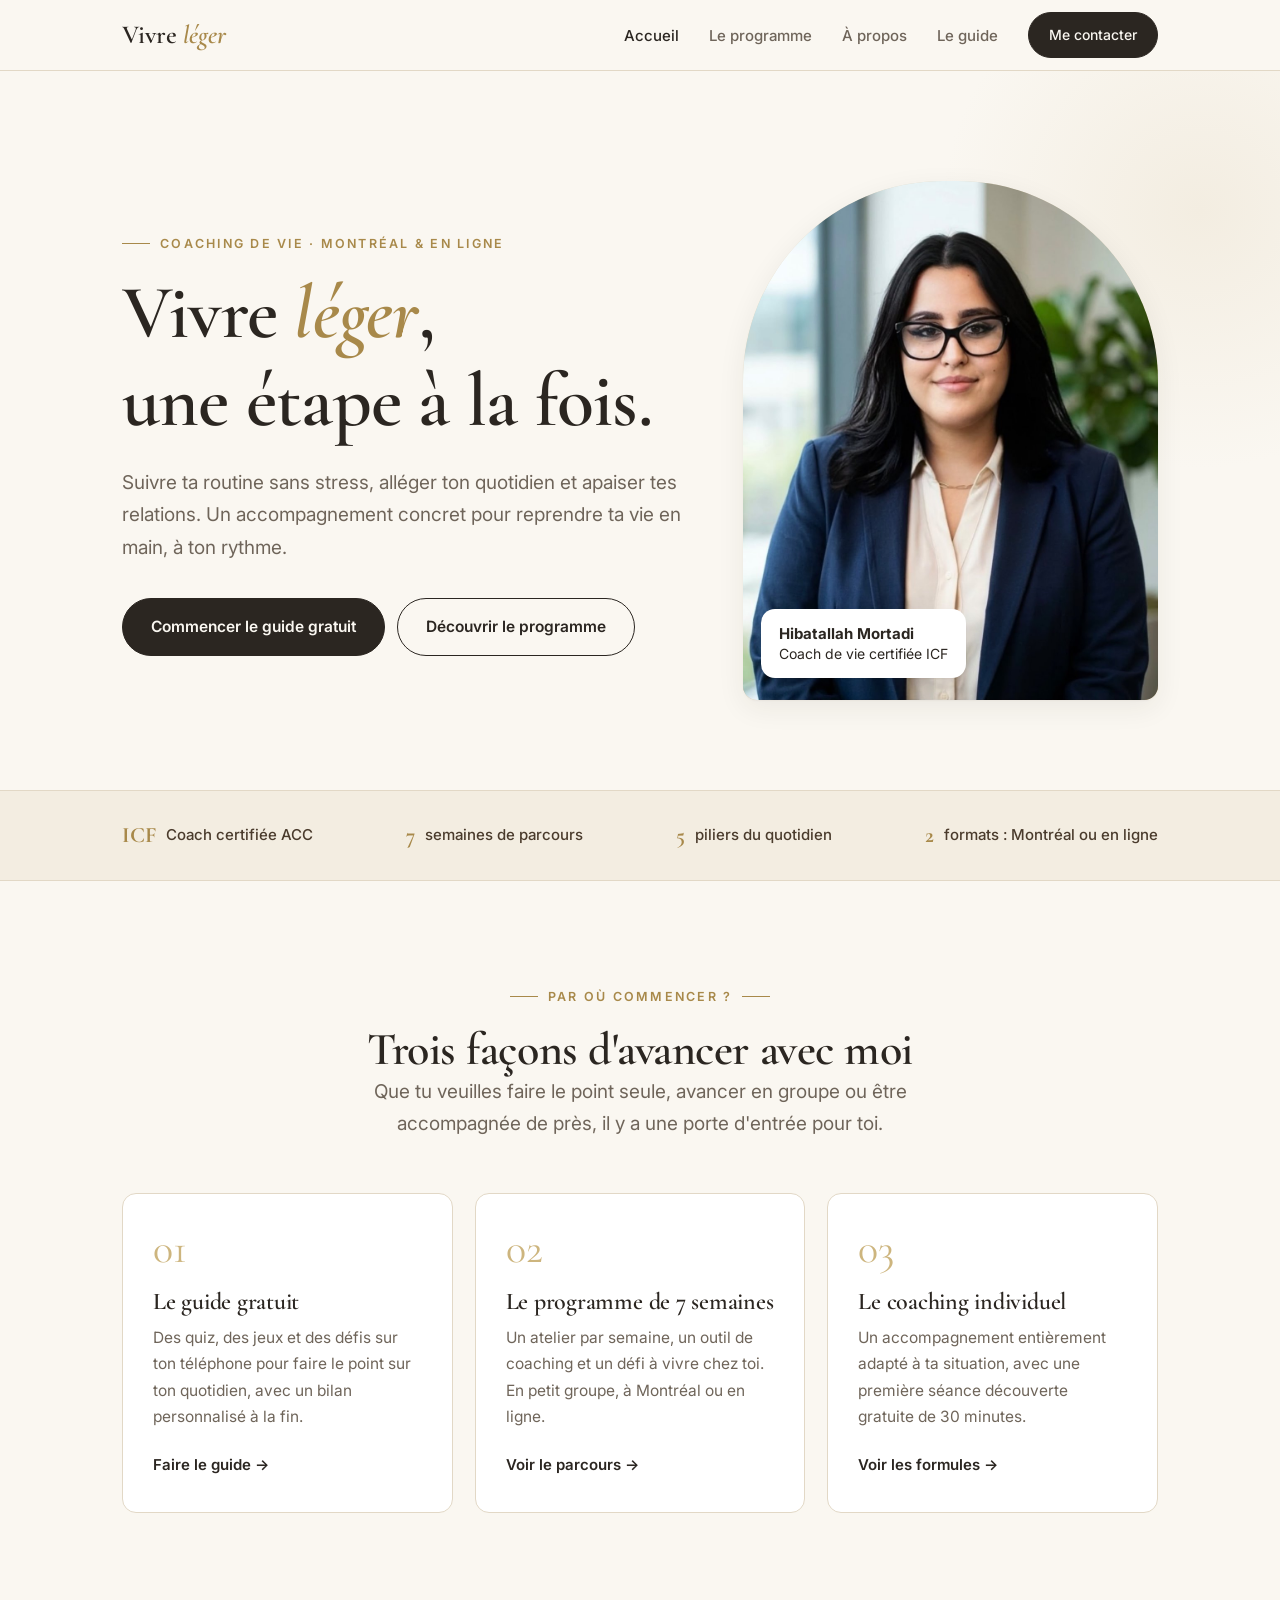
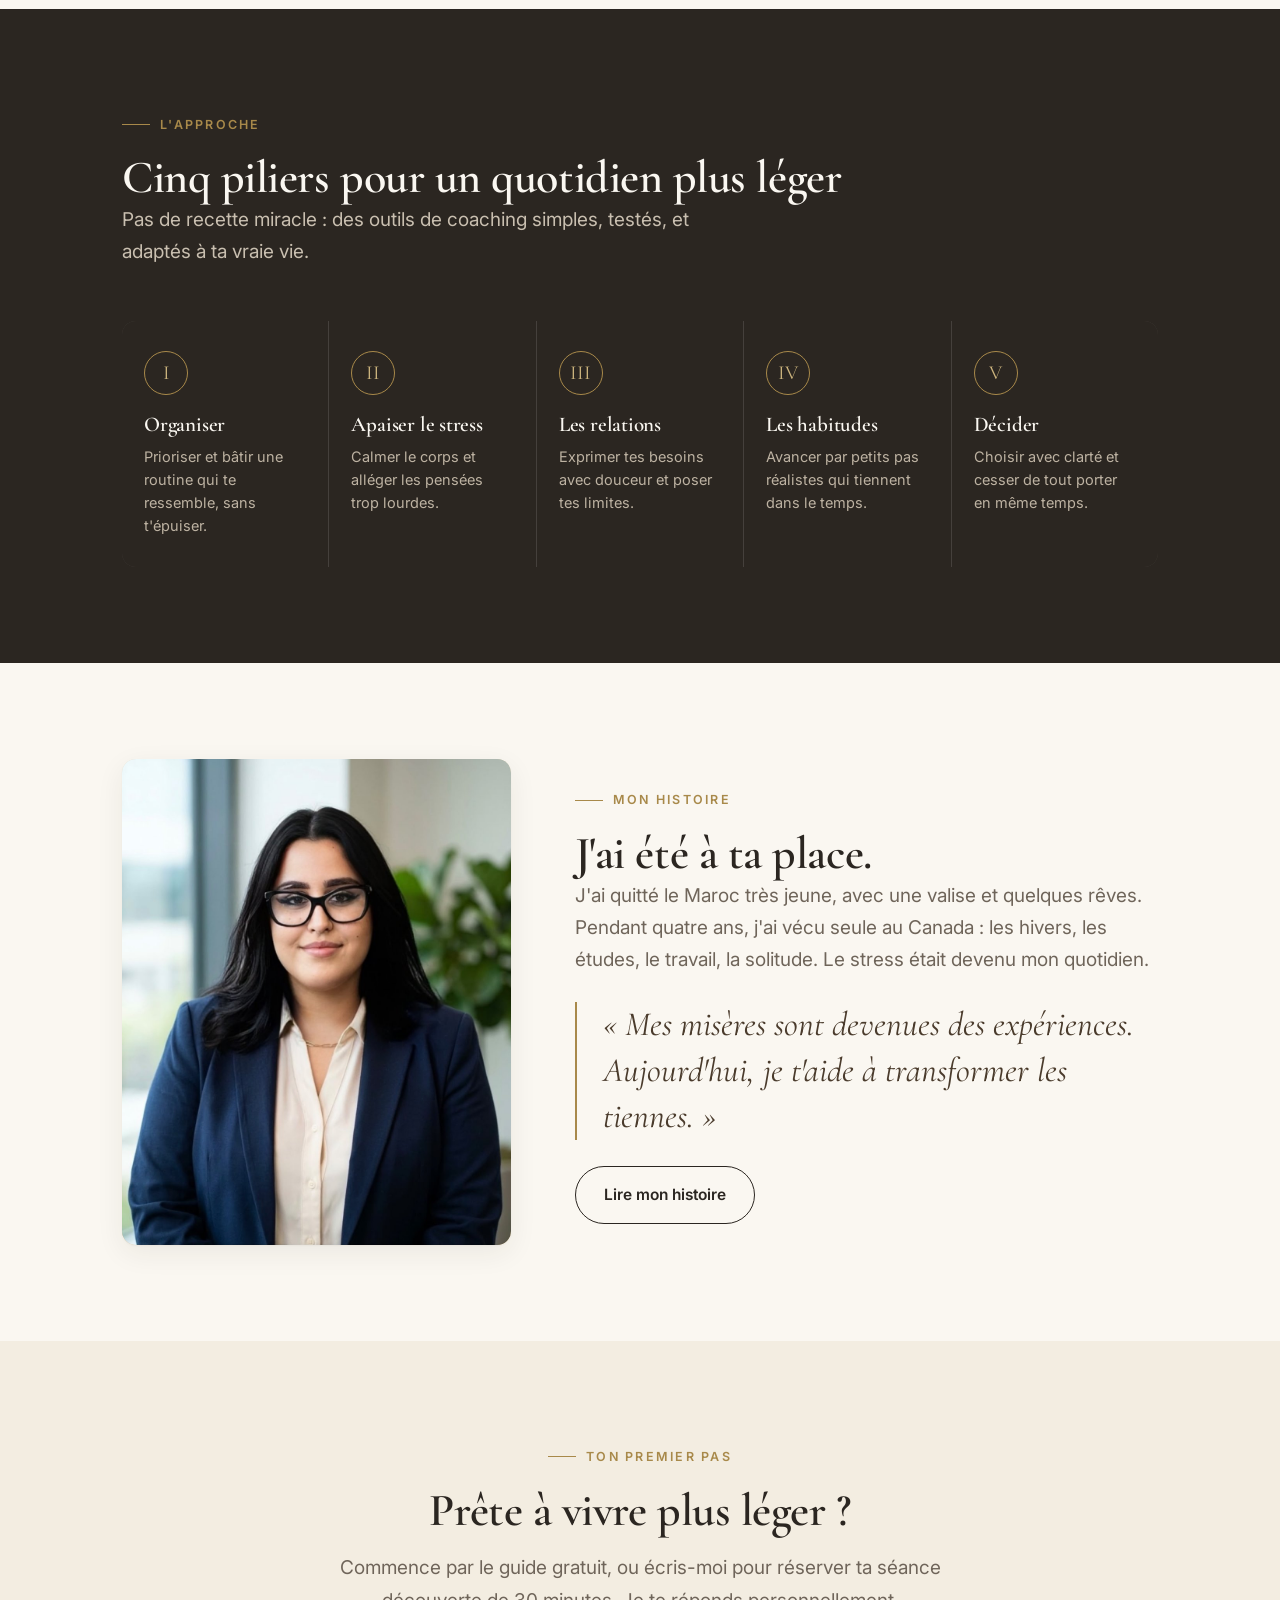
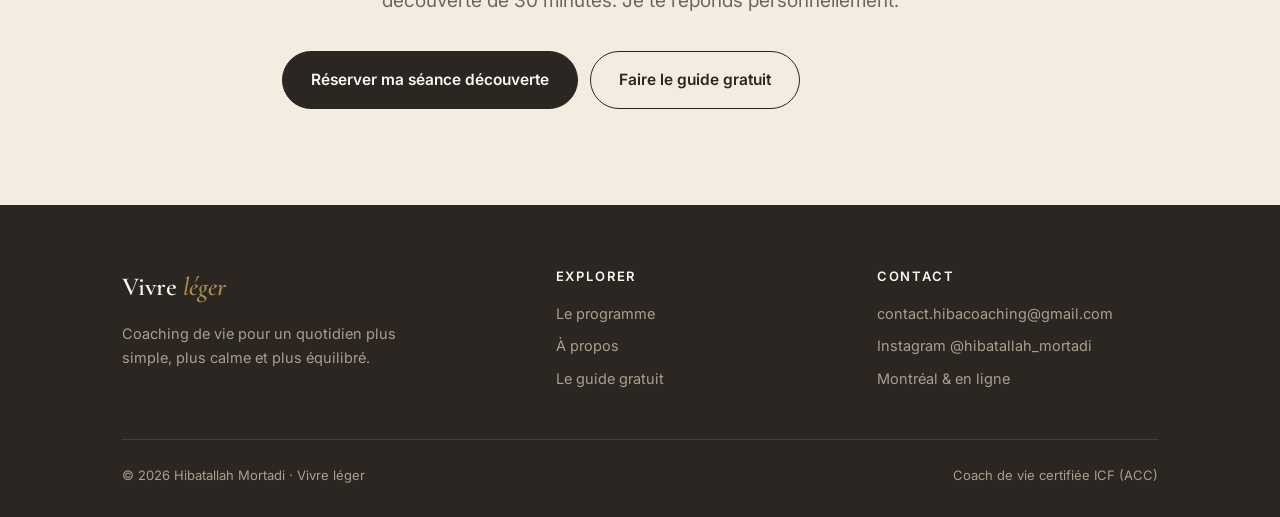
<file: index.html>
<!doctype html><html><head><meta charset=utf8><meta name=viewport content="width=device-width,initial-scale=1,viewport-fit=cover"><style>:root{color-scheme:light;box-sizing:border-box;padding-top:env(safe-area-inset-top,0px);padding-bottom:env(safe-area-inset-bottom,0px)}html{scroll-padding-top:env(safe-area-inset-top,0px)}body{margin:0;padding:0;font:14px -apple-system,BlinkMacSystemFont,sans-serif;background:#fff;color:#000}img{max-width:100%}[hidden]:not([hidden=until-found i]){display:none!important}</style></head><body>
<title>Aperçu Vivre léger</title>
<link rel="preconnect" href="https://fonts.googleapis.com">
<link href="https://fonts.googleapis.com/css2?family=Cormorant+Garamond:ital,wght@0,500;0,600;1,500;1,600&family=Inter:wght@400;500;600&display=swap" rel="stylesheet">
<link rel="stylesheet" href="style.css">


<nav class="nav">
  <div class="conteneur">
    <a class="logo" href="index.html">Vivre <span>léger</span></a>
    <button class="burger" aria-label="Menu">☰</button>
    <ul class="liens">
      <li><a class="actif" href="index.html">Accueil</a></li>
      <li><a href="programme.html">Le programme</a></li>
      <li><a href="a-propos.html">À propos</a></li>
      <li><a href="guide.html">Le guide</a></li>
      <li><a class="btn petit" href="#contact">Me contacter</a></li>
    </ul>
  </div>
</nav>

<!-- Héros -->
<header class="heros">
  <div class="conteneur heros-grille">
    <div class="revele">
      <span class="sur-titre">Coaching de vie · Montréal & en ligne</span>
      <h1>Vivre <em>léger</em>,<br>une étape à la fois.</h1>
      <p class="chapeau">Suivre ta routine sans stress, alléger ton quotidien et apaiser tes relations. Un accompagnement concret pour reprendre ta vie en main, à ton rythme.</p>
      <div class="boutons">
        <a class="btn" href="guide.html">Commencer le guide gratuit</a>
        <a class="btn contour" href="programme.html">Découvrir le programme</a>
      </div>
    </div>
    <div class="revele">
      <div class="cadre-photo">
        <span class="initiale">H</span>
        <img src="hiba.jpg" alt="Hibatallah Mortadi, coach de vie" onerror="this.remove()">
        <div class="carte-flottante"><strong>Hibatallah Mortadi</strong>Coach de vie certifiée ICF</div>
      </div>
    </div>
  </div>
</header>

<!-- Bande de confiance -->
<div class="bande">
  <div class="conteneur">
    <ul>
      <li><b>ICF</b> Coach certifiée ACC</li>
      <li><b>7</b> semaines de parcours</li>
      <li><b>5</b> piliers du quotidien</li>
      <li><b>2</b> formats : Montréal ou en ligne</li>
    </ul>
  </div>
</div>

<!-- Par où commencer -->
<section>
  <div class="conteneur">
    <div class="entete-section centre revele">
      <span class="sur-titre">Par où commencer ?</span>
      <h2>Trois façons d'avancer avec moi</h2>
      <p class="chapeau">Que tu veuilles faire le point seule, avancer en groupe ou être accompagnée de près, il y a une porte d'entrée pour toi.</p>
    </div>
    <div class="grille-3">
      <div class="carte revele">
        <div class="num">01</div>
        <h3>Le guide gratuit</h3>
        <p>Des quiz, des jeux et des défis sur ton téléphone pour faire le point sur ton quotidien, avec un bilan personnalisé à la fin.</p>
        <a class="lien-fleche" href="guide.html">Faire le guide →</a>
      </div>
      <div class="carte revele">
        <div class="num">02</div>
        <h3>Le programme de 7 semaines</h3>
        <p>Un atelier par semaine, un outil de coaching et un défi à vivre chez toi. En petit groupe, à Montréal ou en ligne.</p>
        <a class="lien-fleche" href="programme.html">Voir le parcours →</a>
      </div>
      <div class="carte revele">
        <div class="num">03</div>
        <h3>Le coaching individuel</h3>
        <p>Un accompagnement entièrement adapté à ta situation, avec une première séance découverte gratuite de 30 minutes.</p>
        <a class="lien-fleche" href="programme.html#formules">Voir les formules →</a>
      </div>
    </div>
  </div>
</section>

<!-- Les 5 piliers -->
<section class="fond-encre">
  <div class="conteneur">
    <div class="entete-section revele">
      <span class="sur-titre">L'approche</span>
      <h2>Cinq piliers pour un quotidien plus léger</h2>
      <p class="chapeau">Pas de recette miracle : des outils de coaching simples, testés, et adaptés à ta vraie vie.</p>
    </div>
    <div class="piliers revele">
      <div class="pilier"><div class="ico">I</div><h3>Organiser</h3><p>Prioriser et bâtir une routine qui te ressemble, sans t'épuiser.</p></div>
      <div class="pilier"><div class="ico">II</div><h3>Apaiser le stress</h3><p>Calmer le corps et alléger les pensées trop lourdes.</p></div>
      <div class="pilier"><div class="ico">III</div><h3>Les relations</h3><p>Exprimer tes besoins avec douceur et poser tes limites.</p></div>
      <div class="pilier"><div class="ico">IV</div><h3>Les habitudes</h3><p>Avancer par petits pas réalistes qui tiennent dans le temps.</p></div>
      <div class="pilier"><div class="ico">V</div><h3>Décider</h3><p>Choisir avec clarté et cesser de tout porter en même temps.</p></div>
    </div>
  </div>
</section>

<!-- Mon histoire -->
<section>
  <div class="conteneur histoire-grille">
    <div class="revele">
      <div class="cadre-photo" style="border-radius:var(--rayon)">
        <span class="initiale">H</span>
        <img src="hiba.jpg" alt="Hibatallah Mortadi" onerror="this.remove()">
      </div>
    </div>
    <div class="revele">
      <span class="sur-titre">Mon histoire</span>
      <h2>J'ai été à ta place.</h2>
      <p class="chapeau">J'ai quitté le Maroc très jeune, avec une valise et quelques rêves. Pendant quatre ans, j'ai vécu seule au Canada : les hivers, les études, le travail, la solitude. Le stress était devenu mon quotidien.</p>
      <p class="citation">« Mes misères sont devenues des expériences. Aujourd'hui, je t'aide à transformer les tiennes. »</p>
      <a class="btn contour" href="a-propos.html">Lire mon histoire</a>
    </div>
  </div>
</section>

<!-- Appel final -->
<section class="fond-papier appel" id="contact">
  <div class="conteneur etroit revele">
    <span class="sur-titre">Ton premier pas</span>
    <h2>Prête à vivre plus léger ?</h2>
    <p class="chapeau">Commence par le guide gratuit, ou écris-moi pour réserver ta séance découverte de 30 minutes. Je te réponds personnellement.</p>
    <div class="boutons">
      <a class="btn" href="mailto:contact.hibacoaching@gmail.com?subject=S%C3%A9ance%20d%C3%A9couverte%20Vivre%20l%C3%A9ger">Réserver ma séance découverte</a>
      <a class="btn contour" href="guide.html">Faire le guide gratuit</a>
    </div>
  </div>
</section>

<footer>
  <div class="conteneur">
    <div class="pied">
      <div>
        <a class="logo" href="index.html">Vivre <span>léger</span></a>
        <p style="margin-top:12px;max-width:300px">Coaching de vie pour un quotidien plus simple, plus calme et plus équilibré.</p>
      </div>
      <div>
        <h4>Explorer</h4>
        <ul>
          <li><a href="programme.html">Le programme</a></li>
          <li><a href="a-propos.html">À propos</a></li>
          <li><a href="guide.html">Le guide gratuit</a></li>
        </ul>
      </div>
      <div>
        <h4>Contact</h4>
        <ul>
          <li><a href="mailto:contact.hibacoaching@gmail.com">contact.hibacoaching@gmail.com</a></li>
          <li><a href="https://instagram.com/hibatallah_mortadi" target="_blank" rel="noopener">Instagram @hibatallah_mortadi</a></li>
          <li>Montréal & en ligne</li>
        </ul>
      </div>
    </div>
    <div class="copyright">
      <span>© 2026 Hibatallah Mortadi · Vivre léger</span>
      <span>Coach de vie certifiée ICF (ACC)</span>
    </div>
  </div>
</footer>

<script src="script.js"></script>

</body></html>
</file>
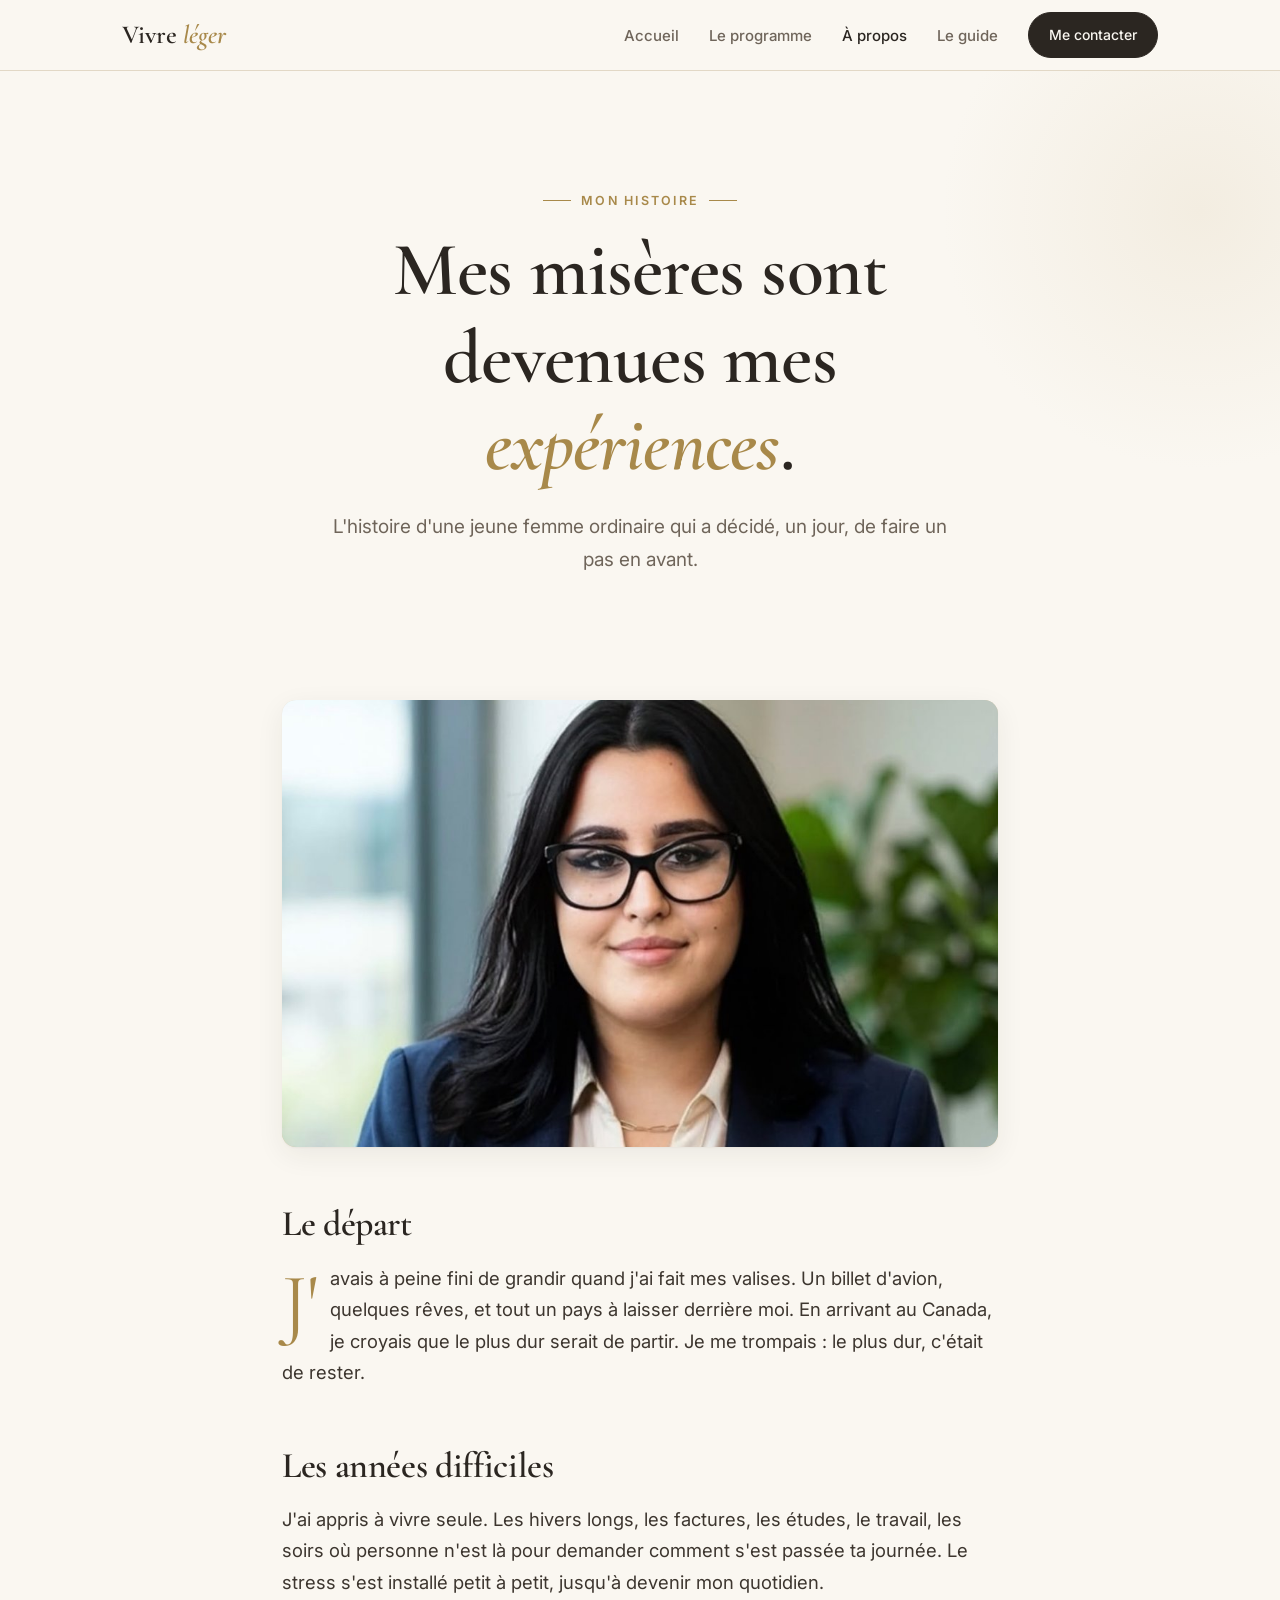
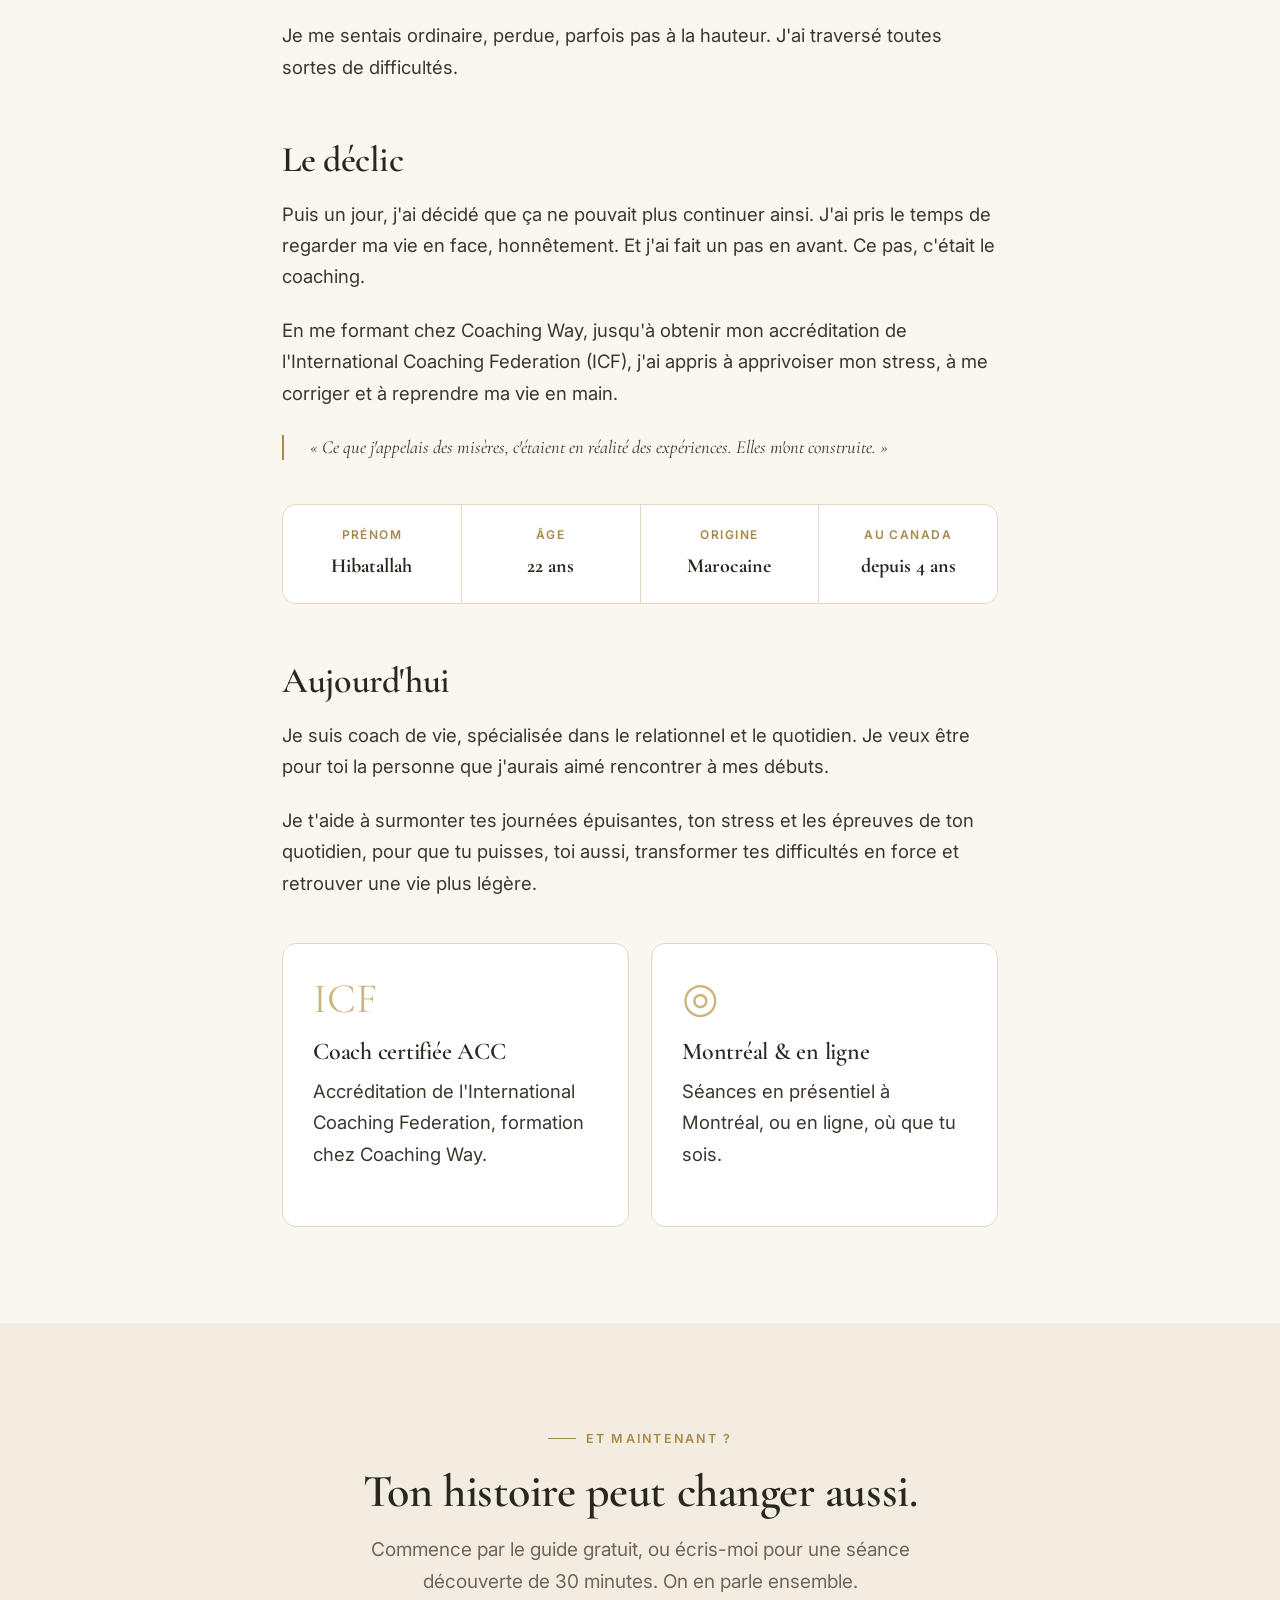
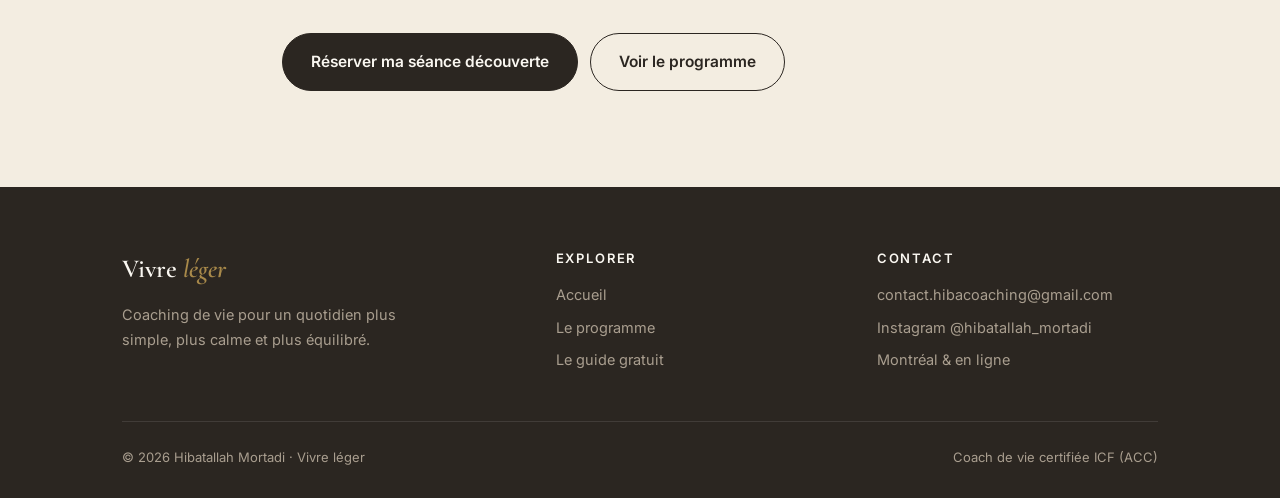
<file: a-propos.html>
<!DOCTYPE html>
<html lang="fr">
<head>
<meta charset="UTF-8">
<meta name="viewport" content="width=device-width, initial-scale=1.0">
<title>À propos · Vivre léger</title>
<meta name="description" content="L'histoire d'Hibatallah Mortadi, coach de vie certifiée ICF : du Maroc à Montréal, comment le coaching a transformé ses épreuves en force.">
<link rel="preconnect" href="https://fonts.googleapis.com">
<link href="https://fonts.googleapis.com/css2?family=Cormorant+Garamond:ital,wght@0,500;0,600;1,500;1,600&family=Inter:wght@400;500;600&display=swap" rel="stylesheet">
<link rel="stylesheet" href="style.css">
</head>
<body>

<nav class="nav">
  <div class="conteneur">
    <a class="logo" href="index.html">Vivre <span>léger</span></a>
    <button class="burger" aria-label="Menu">☰</button>
    <ul class="liens">
      <li><a href="index.html">Accueil</a></li>
      <li><a href="programme.html">Le programme</a></li>
      <li><a class="actif" href="a-propos.html">À propos</a></li>
      <li><a href="guide.html">Le guide</a></li>
      <li><a class="btn petit" href="#contact">Me contacter</a></li>
    </ul>
  </div>
</nav>

<header class="heros">
  <div class="conteneur etroit centre revele">
    <span class="sur-titre">Mon histoire</span>
    <h1>Mes misères sont devenues mes <em>expériences</em>.</h1>
    <p class="chapeau">L'histoire d'une jeune femme ordinaire qui a décidé, un jour, de faire un pas en avant.</p>
  </div>
</header>

<section style="padding-top:0">
  <div class="conteneur etroit recit">

    <div class="cadre-photo revele" style="aspect-ratio:16/10;border-radius:var(--rayon);margin-bottom:56px">
      <span class="initiale">H</span>
      <img src="hiba.jpg" alt="Hibatallah Mortadi" onerror="this.remove()">
    </div>

    <div class="revele">
      <h2 style="margin-top:0">Le départ</h2>
      <p class="lettrine">J'avais à peine fini de grandir quand j'ai fait mes valises. Un billet d'avion, quelques rêves, et tout un pays à laisser derrière moi. En arrivant au Canada, je croyais que le plus dur serait de partir. Je me trompais : le plus dur, c'était de rester.</p>
    </div>

    <div class="revele">
      <h2>Les années difficiles</h2>
      <p>J'ai appris à vivre seule. Les hivers longs, les factures, les études, le travail, les soirs où personne n'est là pour demander comment s'est passée ta journée. Le stress s'est installé petit à petit, jusqu'à devenir mon quotidien.</p>
      <p>Je me sentais ordinaire, perdue, parfois pas à la hauteur. J'ai traversé toutes sortes de difficultés.</p>
    </div>

    <div class="revele">
      <h2>Le déclic</h2>
      <p>Puis un jour, j'ai décidé que ça ne pouvait plus continuer ainsi. J'ai pris le temps de regarder ma vie en face, honnêtement. Et j'ai fait un pas en avant. Ce pas, c'était le coaching.</p>
      <p>En me formant chez Coaching Way, jusqu'à obtenir mon accréditation de l'International Coaching Federation (ICF), j'ai appris à apprivoiser mon stress, à me corriger et à reprendre ma vie en main.</p>
      <p class="citation">« Ce que j'appelais des misères, c'étaient en réalité des expériences. Elles m'ont construite. »</p>
    </div>

    <div class="fiche revele">
      <div><small>Prénom</small><strong>Hibatallah</strong></div>
      <div><small>Âge</small><strong>22 ans</strong></div>
      <div><small>Origine</small><strong>Marocaine</strong></div>
      <div><small>Au Canada</small><strong>depuis 4 ans</strong></div>
    </div>

    <div class="revele">
      <h2>Aujourd'hui</h2>
      <p>Je suis coach de vie, spécialisée dans le relationnel et le quotidien. Je veux être pour toi la personne que j'aurais aimé rencontrer à mes débuts.</p>
      <p>Je t'aide à surmonter tes journées épuisantes, ton stress et les épreuves de ton quotidien, pour que tu puisses, toi aussi, transformer tes difficultés en force et retrouver une vie plus légère.</p>
    </div>

    <div class="grille-2 revele" style="margin-top:44px">
      <div class="carte"><div class="num">ICF</div><h3>Coach certifiée ACC</h3><p>Accréditation de l'International Coaching Federation, formation chez Coaching Way.</p></div>
      <div class="carte"><div class="num">◎</div><h3>Montréal & en ligne</h3><p>Séances en présentiel à Montréal, ou en ligne, où que tu sois.</p></div>
    </div>
  </div>
</section>

<section class="fond-papier appel" id="contact">
  <div class="conteneur etroit revele">
    <span class="sur-titre">Et maintenant ?</span>
    <h2>Ton histoire peut changer aussi.</h2>
    <p class="chapeau">Commence par le guide gratuit, ou écris-moi pour une séance découverte de 30 minutes. On en parle ensemble.</p>
    <div class="boutons">
      <a class="btn" href="mailto:contact.hibacoaching@gmail.com?subject=S%C3%A9ance%20d%C3%A9couverte%20Vivre%20l%C3%A9ger">Réserver ma séance découverte</a>
      <a class="btn contour" href="programme.html">Voir le programme</a>
    </div>
  </div>
</section>

<footer>
  <div class="conteneur">
    <div class="pied">
      <div>
        <a class="logo" href="index.html">Vivre <span>léger</span></a>
        <p style="margin-top:12px;max-width:300px">Coaching de vie pour un quotidien plus simple, plus calme et plus équilibré.</p>
      </div>
      <div>
        <h4>Explorer</h4>
        <ul>
          <li><a href="index.html">Accueil</a></li>
          <li><a href="programme.html">Le programme</a></li>
          <li><a href="guide.html">Le guide gratuit</a></li>
        </ul>
      </div>
      <div>
        <h4>Contact</h4>
        <ul>
          <li><a href="mailto:contact.hibacoaching@gmail.com">contact.hibacoaching@gmail.com</a></li>
          <li><a href="https://instagram.com/hibatallah_mortadi" target="_blank" rel="noopener">Instagram @hibatallah_mortadi</a></li>
          <li>Montréal & en ligne</li>
        </ul>
      </div>
    </div>
    <div class="copyright">
      <span>© 2026 Hibatallah Mortadi · Vivre léger</span>
      <span>Coach de vie certifiée ICF (ACC)</span>
    </div>
  </div>
</footer>

<script src="script.js"></script>
</body>
</html>
</file>
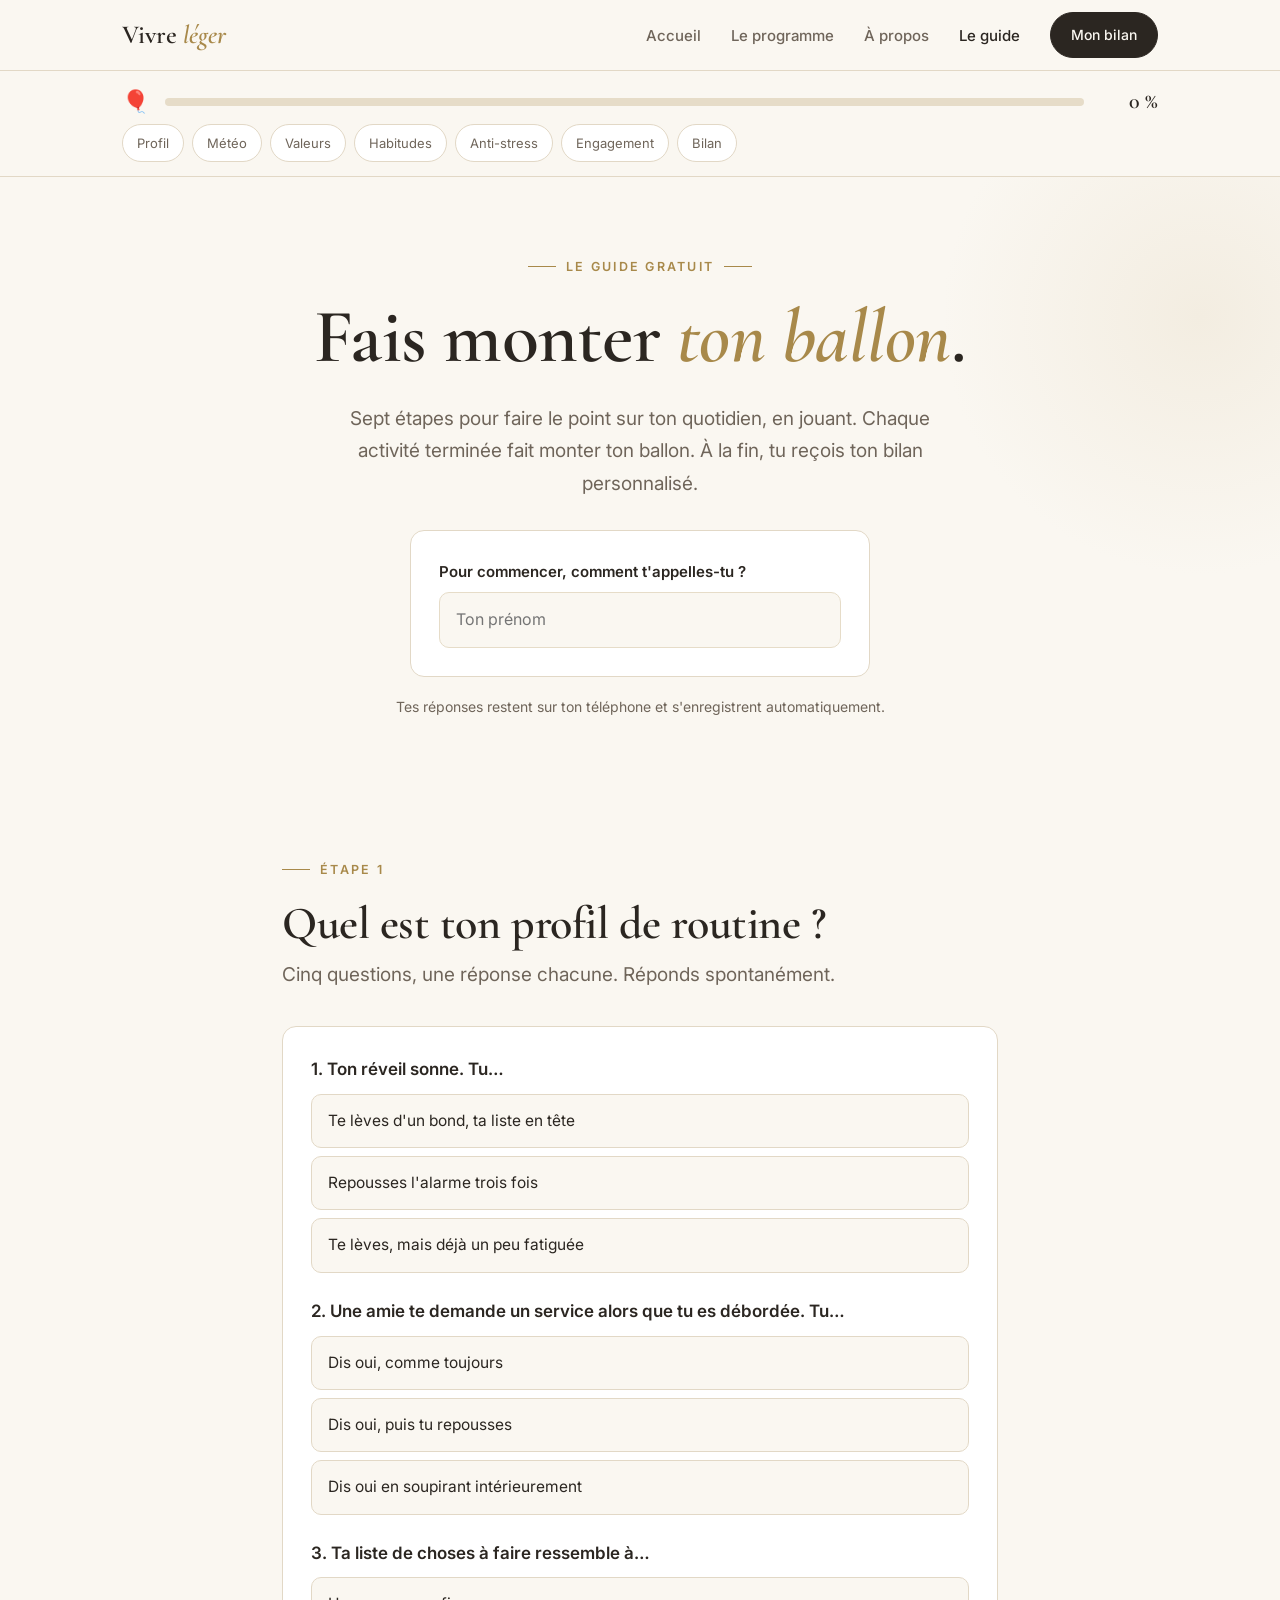
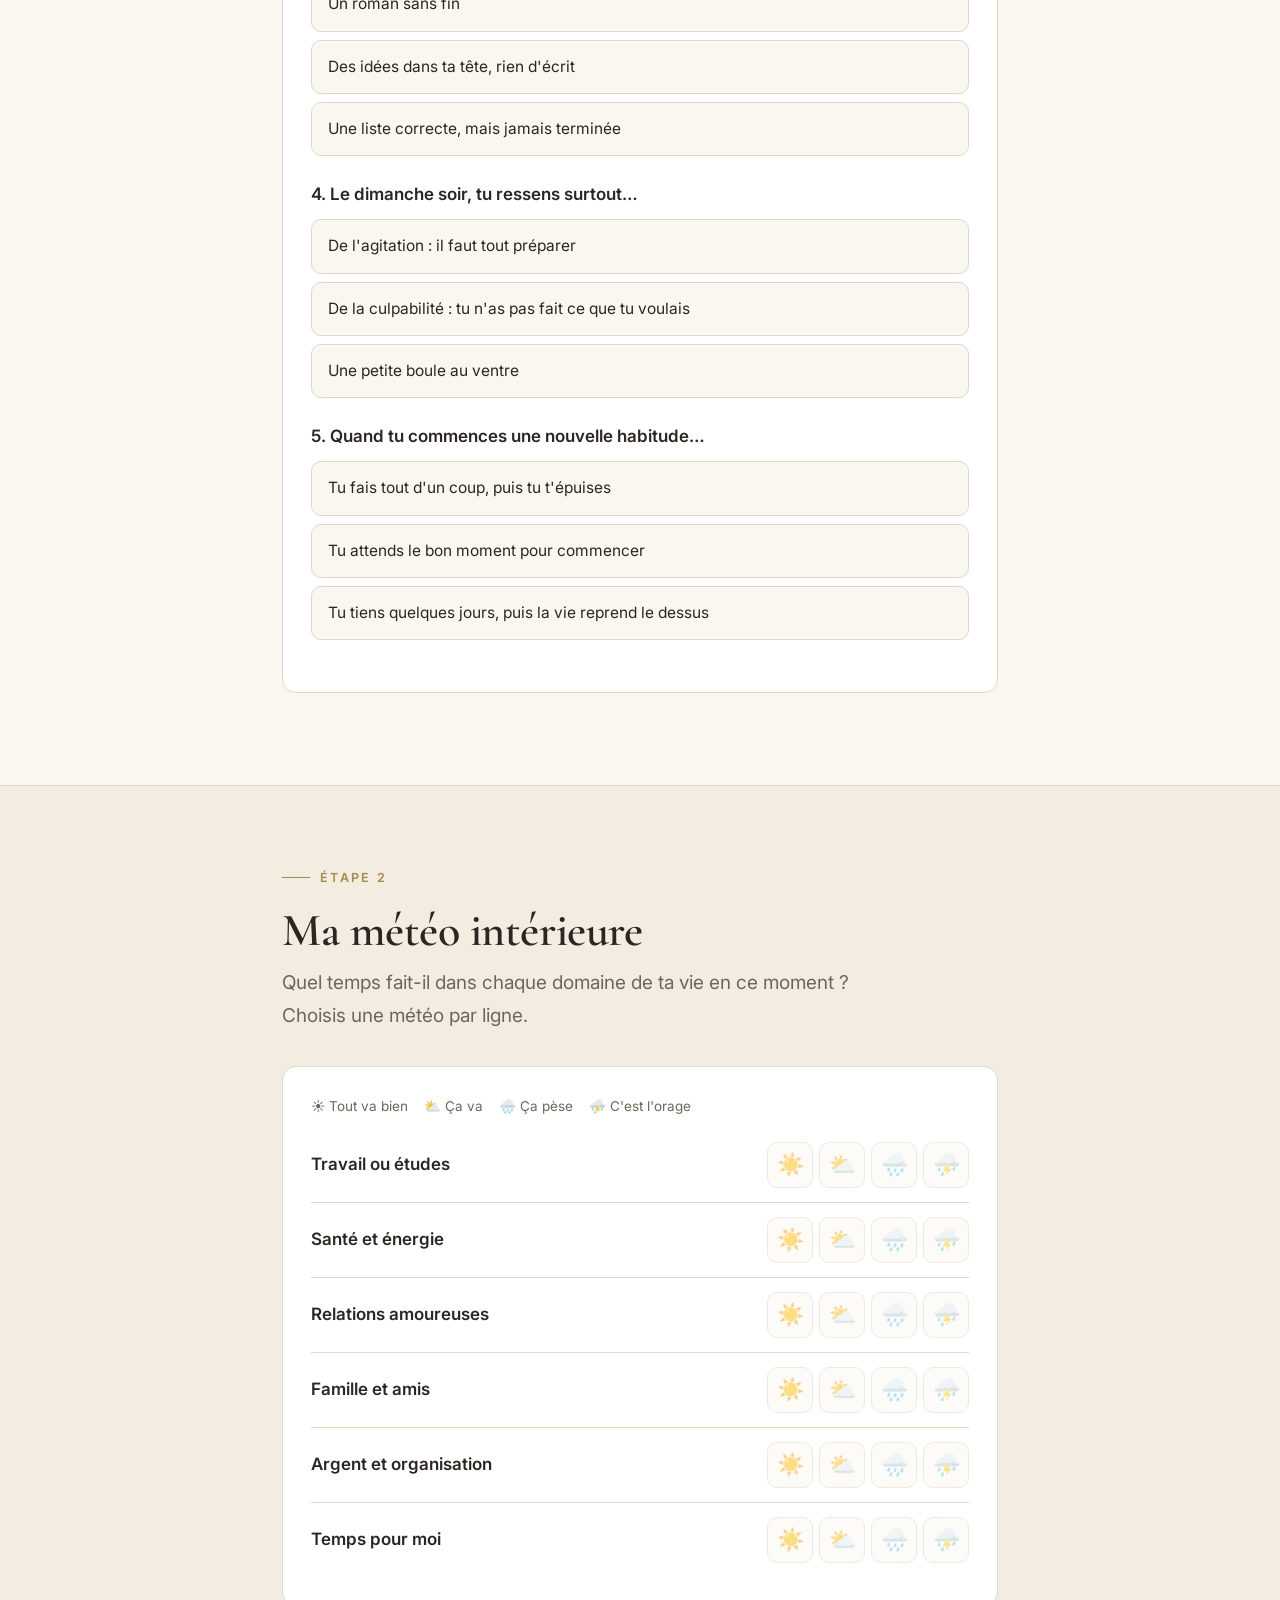
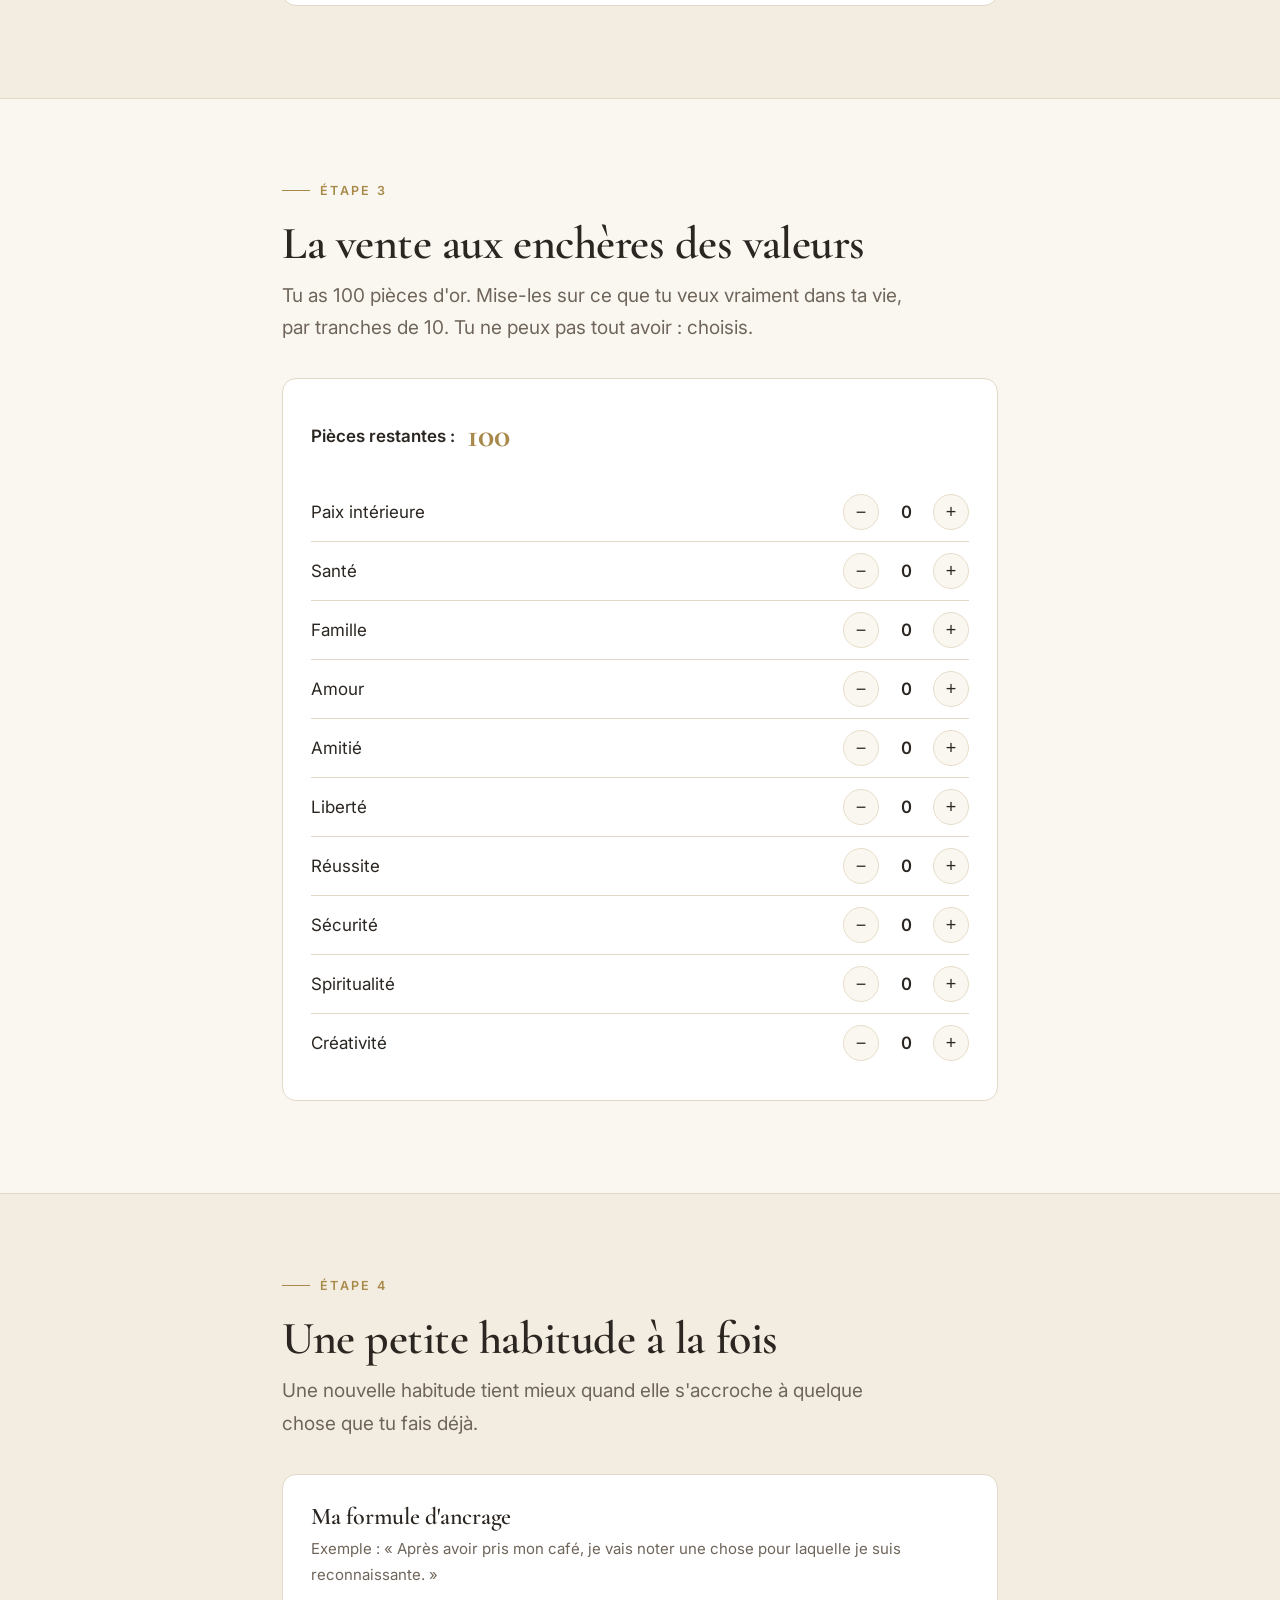
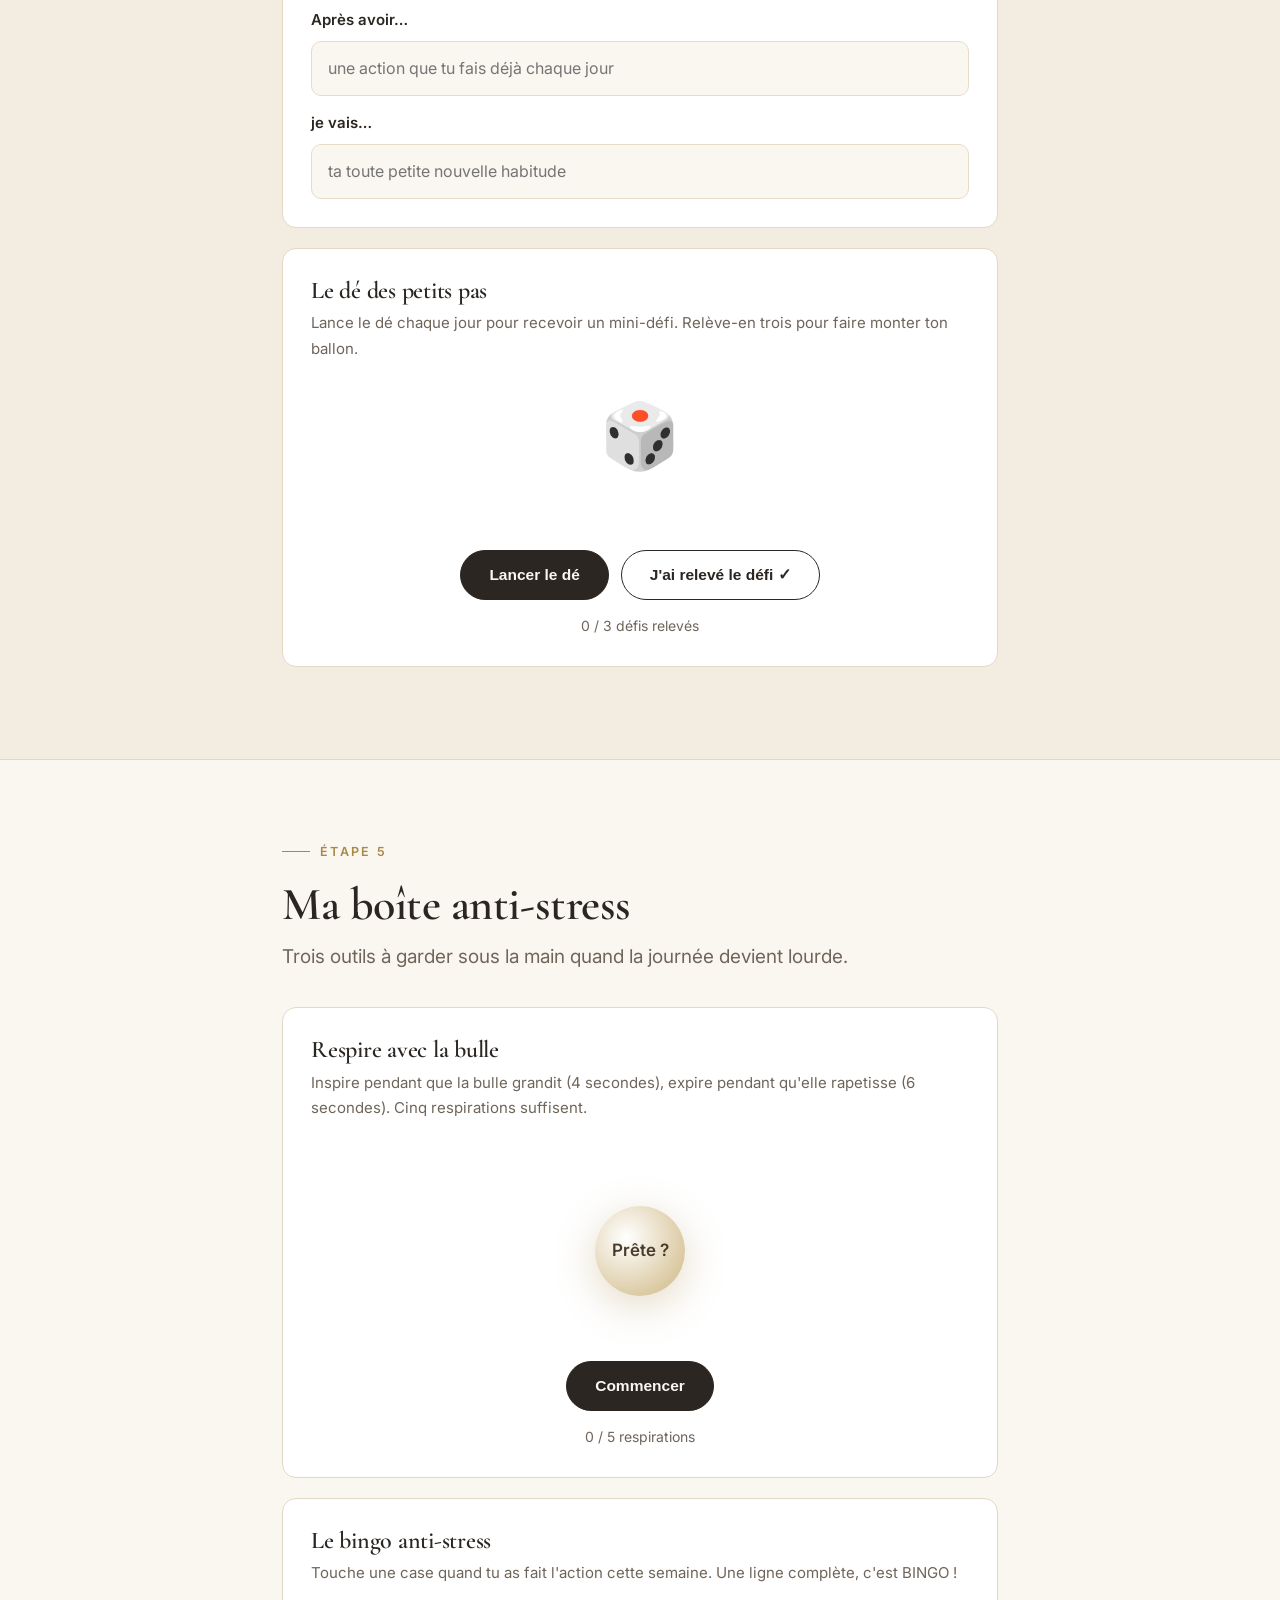
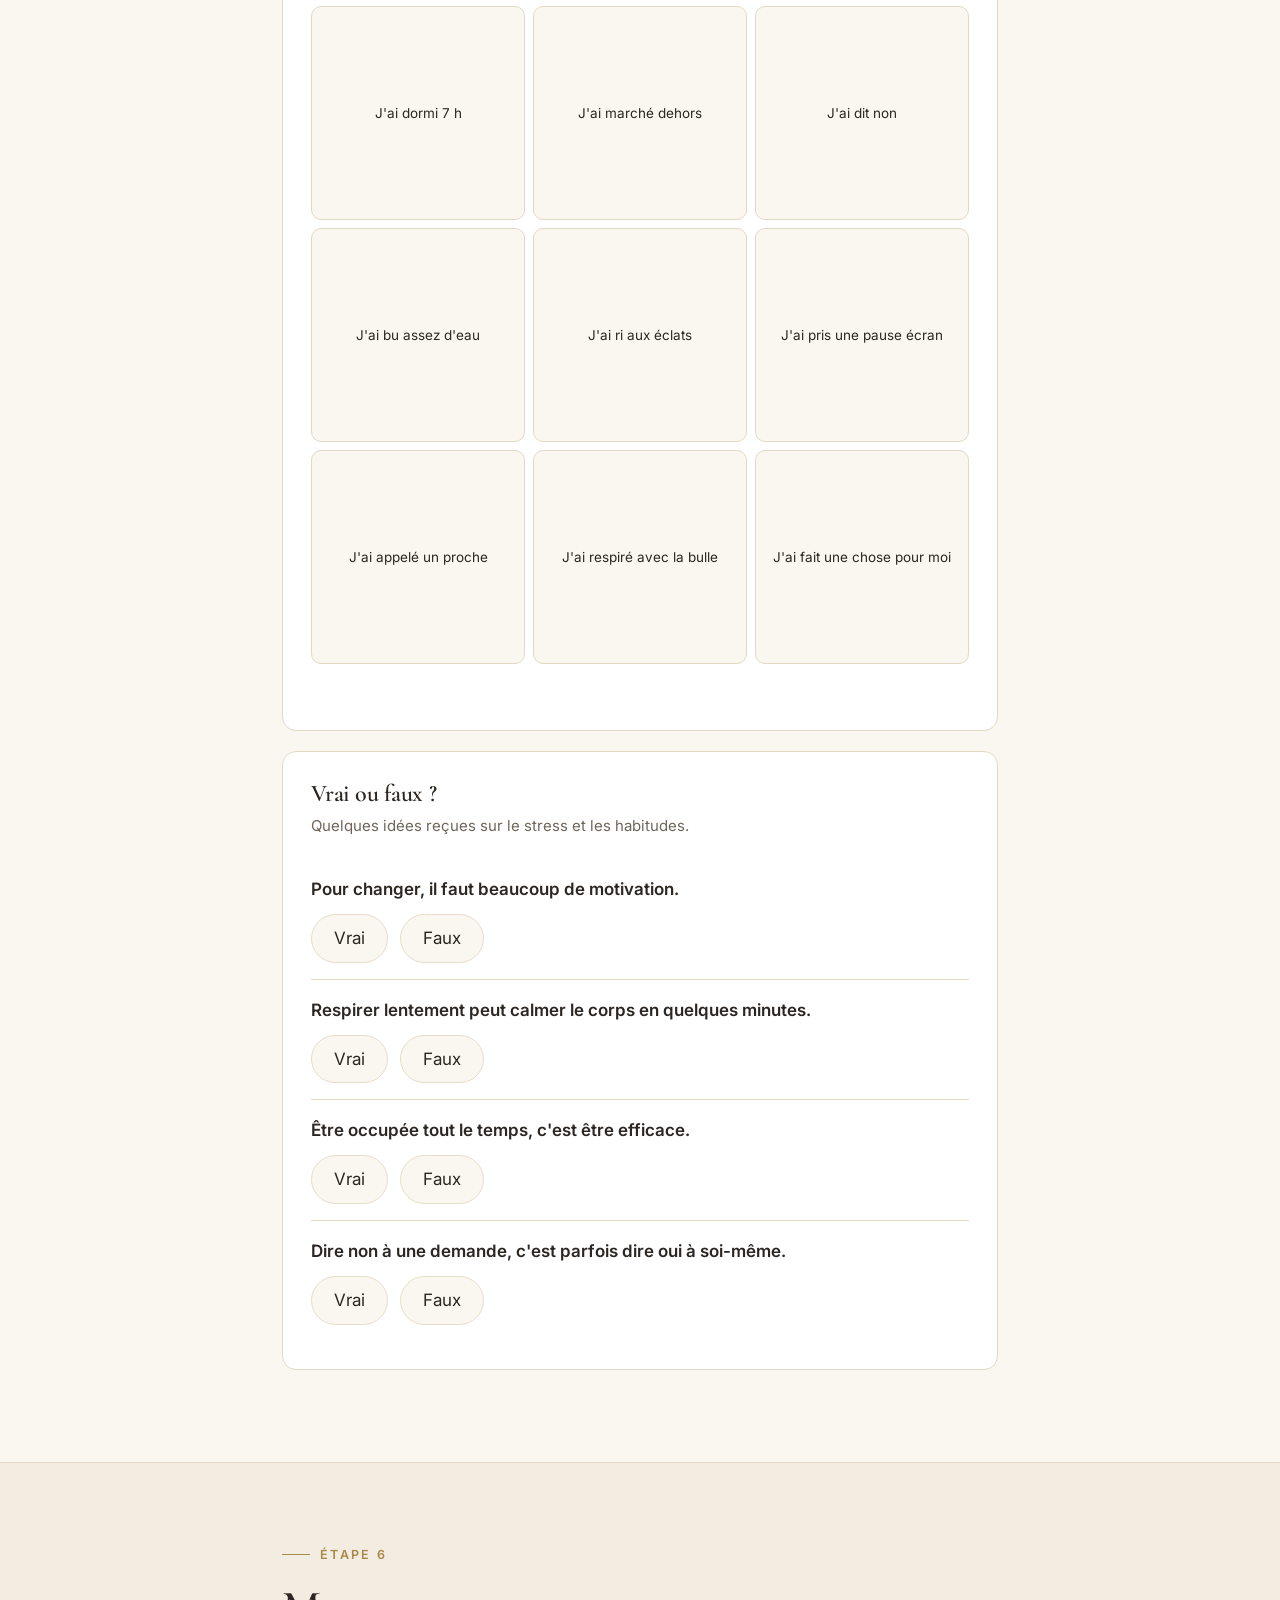
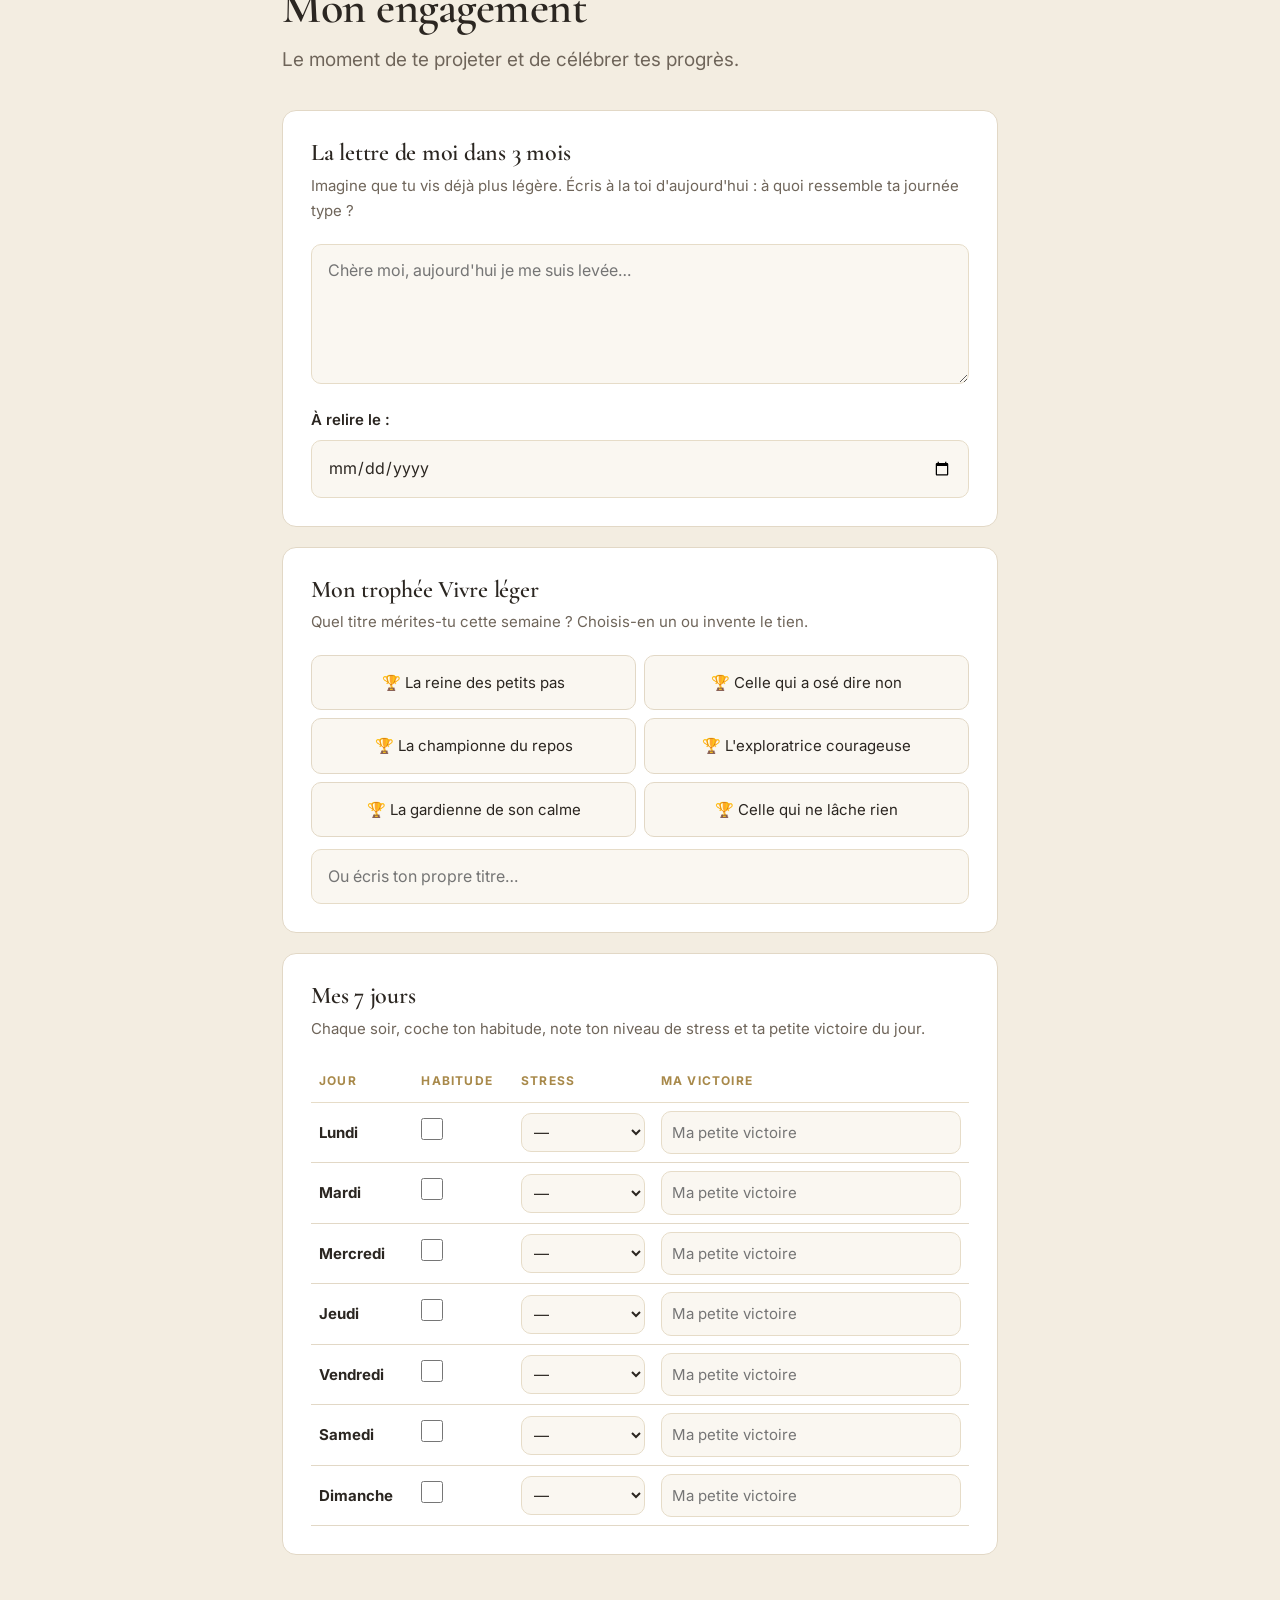
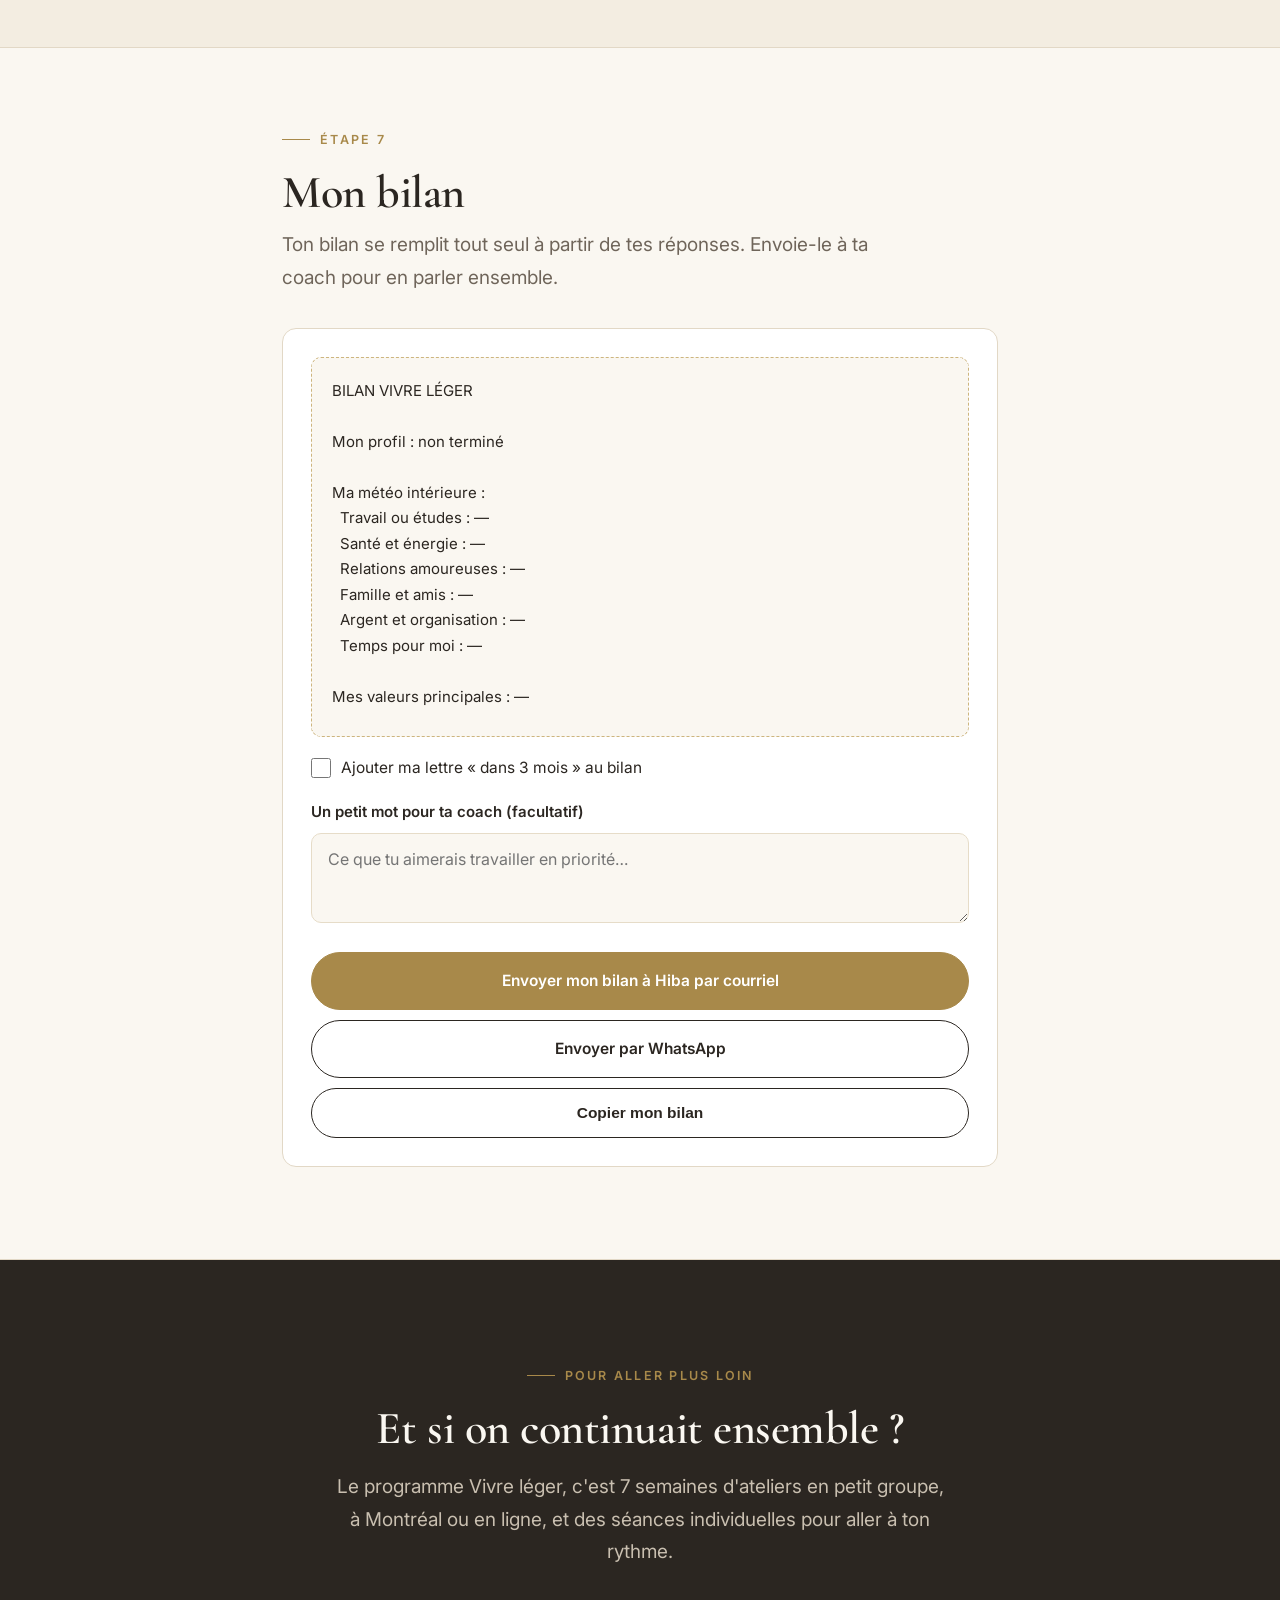
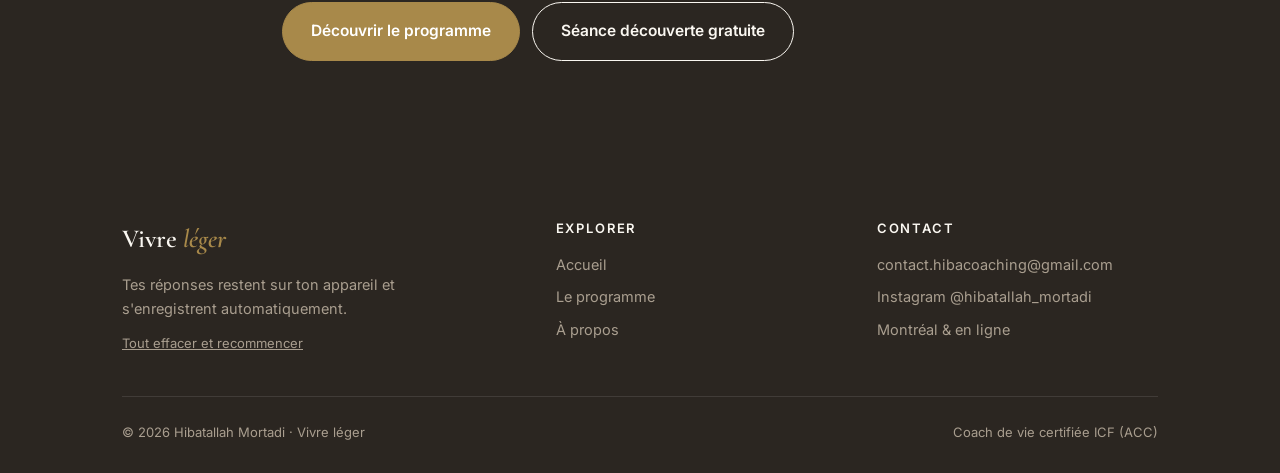
<file: guide.html>
<!DOCTYPE html>
<html lang="fr">
<head>
<meta charset="UTF-8">
<meta name="viewport" content="width=device-width, initial-scale=1.0">
<title>Le guide · Vivre léger</title>
<meta name="description" content="Le guide gratuit Vivre léger : quiz, jeux et défis pour faire le point sur ton quotidien, avec un bilan à envoyer à ta coach.">
<link rel="preconnect" href="https://fonts.googleapis.com">
<link href="https://fonts.googleapis.com/css2?family=Cormorant+Garamond:ital,wght@0,500;0,600;1,500;1,600&family=Inter:wght@400;500;600&display=swap" rel="stylesheet">
<link rel="stylesheet" href="style.css">
<style>
  /* ----- Spécifique au guide ----- */
  .altimetre{position:sticky;top:70px;z-index:40;background:var(--ivoire);border-bottom:1px solid var(--ligne);padding:12px 0}
  .altimetre .conteneur{display:flex;align-items:center;gap:16px}
  .ballon{font-size:22px;transition:transform .6s ease}
  .jauge{flex:1;height:8px;background:var(--sable);border-radius:99px;overflow:hidden}
  .jauge span{display:block;height:100%;width:0;background:linear-gradient(90deg,var(--or-clair),var(--or));border-radius:99px;transition:width .8s ease}
  .altitude{font-family:'Cormorant Garamond',serif;font-size:22px;font-weight:600;min-width:58px;text-align:right}
  .sommaire{display:flex;gap:8px;overflow-x:auto;padding:4px 0 2px;scrollbar-width:none}
  .sommaire::-webkit-scrollbar{display:none}
  .sommaire a{flex:none;font-size:13px;text-decoration:none;padding:7px 14px;border:1px solid var(--ligne);border-radius:999px;color:var(--gris);background:var(--blanc);white-space:nowrap}
  .sommaire a.fait{border-color:var(--or);color:var(--brun)}
  .sommaire a.fait::before{content:"✓ ";color:var(--or)}

  .etape-guide{padding:72px 0;border-bottom:1px solid var(--ligne);scroll-margin-top:130px}
  .etape-guide:nth-of-type(even){background:var(--papier)}
  .etape-guide h2{margin-bottom:10px}
  .etape-guide .chapeau{margin-bottom:34px}
  .bloc{background:var(--blanc);border:1px solid var(--ligne);border-radius:var(--rayon);padding:28px;margin-bottom:20px}
  .bloc h3{margin-bottom:6px}
  .bloc .aide{color:var(--gris);font-size:15px;margin-bottom:20px}

  label.champ{display:block;font-weight:600;font-size:15px;margin-bottom:8px}
  input[type=text],input[type=date],textarea,select{width:100%;font:inherit;font-size:16px;padding:13px 16px;border:1px solid var(--sable);border-radius:10px;background:var(--ivoire);color:var(--encre)}
  input:focus,textarea:focus,select:focus,button:focus-visible{outline:2px solid var(--or);outline-offset:2px}
  textarea{min-height:140px;resize:vertical;line-height:1.6}

  .question{margin-bottom:24px}
  .question p{font-weight:600;margin-bottom:10px}
  .choix{display:grid;gap:8px}
  .choix button,.option{font:inherit;font-size:15.5px;text-align:left;padding:13px 16px;border:1px solid var(--ligne);border-radius:10px;background:var(--ivoire);cursor:pointer;color:var(--encre);transition:all .2s}
  .choix button:hover{border-color:var(--or-clair)}
  .choix button.choisi{background:var(--encre);color:var(--ivoire);border-color:var(--encre)}
  .resultat{display:none;margin-top:10px;padding:24px;border-radius:var(--rayon);background:var(--encre);color:var(--papier)}
  .resultat.visible{display:block;animation:monte .6s ease}
  .resultat h3{color:var(--ivoire)}
  .resultat small{color:var(--or-clair);letter-spacing:.14em;text-transform:uppercase;font-size:12px;font-weight:600}
  @keyframes monte{from{opacity:0;transform:translateY(10px)}to{opacity:1;transform:none}}

  .meteo-ligne{display:flex;justify-content:space-between;align-items:center;gap:12px;padding:14px 0;border-bottom:1px solid var(--ligne);flex-wrap:wrap}
  .meteo-ligne:last-child{border-bottom:0}
  .meteo-ligne span{font-weight:600}
  .icones{display:flex;gap:6px}
  .icones button{width:46px;height:46px;font-size:22px;border:1px solid var(--ligne);border-radius:10px;background:var(--ivoire);cursor:pointer;opacity:.55;transition:all .2s}
  .icones button.choisi{opacity:1;border-color:var(--or);background:var(--papier);transform:scale(1.08)}
  .legende{display:flex;flex-wrap:wrap;gap:16px;font-size:13.5px;color:var(--gris);margin-bottom:10px}

  .bourse{display:flex;align-items:center;gap:12px;margin-bottom:18px;font-weight:600}
  .bourse b{font-family:'Cormorant Garamond',serif;font-size:34px;color:var(--or)}
  .valeur{display:flex;justify-content:space-between;align-items:center;padding:11px 0;border-bottom:1px solid var(--ligne);gap:10px}
  .valeur:last-child{border-bottom:0}
  .mise{display:flex;align-items:center;gap:10px}
  .mise button{width:36px;height:36px;border-radius:50%;border:1px solid var(--sable);background:var(--ivoire);font-size:18px;cursor:pointer;color:var(--encre)}
  .mise output{min-width:34px;text-align:center;font-weight:600;font-variant-numeric:tabular-nums}

  .de{font-size:64px;text-align:center;margin:10px 0;transition:transform .5s}
  .de.roule{transform:rotate(360deg)}
  .defi{text-align:center;font-family:'Cormorant Garamond',serif;font-size:24px;min-height:34px;color:var(--brun);margin-bottom:16px}
  .compteur{text-align:center;color:var(--gris);font-size:14px}

  .bulle-zone{display:grid;place-items:center;height:220px}
  .bulle{width:90px;height:90px;border-radius:50%;background:radial-gradient(circle at 35% 35%,var(--blanc),var(--or-clair));display:grid;place-items:center;font-weight:600;color:var(--brun);transition:transform 4s ease-in-out;box-shadow:0 10px 40px rgba(168,137,74,.3)}
  .bulle.inspire{transform:scale(2);transition-duration:4s}
  .bulle.expire{transform:scale(1);transition-duration:6s}

  .bingo{display:grid;grid-template-columns:repeat(3,1fr);gap:8px}
  .bingo button{font:inherit;font-size:13.5px;line-height:1.35;aspect-ratio:1;padding:8px;border:1px solid var(--ligne);border-radius:10px;background:var(--ivoire);cursor:pointer;color:var(--encre);transition:all .2s}
  .bingo button.coche{background:var(--encre);color:var(--ivoire);border-color:var(--encre)}
  .message{margin-top:14px;font-weight:600;color:var(--or);min-height:24px;text-align:center}

  .vf{padding:16px 0;border-bottom:1px solid var(--ligne)}
  .vf:last-child{border-bottom:0}
  .vf p{font-weight:600;margin-bottom:10px}
  .vf .boutons button{font:inherit;padding:9px 22px;border-radius:999px;border:1px solid var(--sable);background:var(--ivoire);cursor:pointer;color:var(--encre)}
  .vf .reponse{margin-top:10px;font-size:15px;color:var(--gris);display:none}
  .vf .reponse.visible{display:block}
  .vf .reponse b{color:var(--brun)}

  .trophees{display:grid;grid-template-columns:repeat(2,1fr);gap:8px;margin-bottom:12px}
  .trophees button{font:inherit;font-size:15px;padding:14px;border:1px solid var(--ligne);border-radius:10px;background:var(--ivoire);cursor:pointer;color:var(--encre)}
  .trophees button.choisi{background:var(--or);color:var(--blanc);border-color:var(--or)}

  .tableau{overflow-x:auto}
  table{width:100%;border-collapse:collapse;font-size:15px;min-width:520px}
  th{text-align:left;font-size:12px;letter-spacing:.1em;text-transform:uppercase;color:var(--or);padding:10px 8px;border-bottom:1px solid var(--sable)}
  td{padding:8px;border-bottom:1px solid var(--ligne)}
  td input[type=text]{padding:8px 10px;font-size:15px}
  td select{padding:8px;font-size:15px}
  td input[type=checkbox]{width:22px;height:22px;accent-color:var(--or)}

  .apercu-bilan{white-space:pre-wrap;font-size:15px;line-height:1.7;background:var(--ivoire);border:1px dashed var(--or-clair);border-radius:10px;padding:20px;max-height:380px;overflow:auto}
  .case-a-cocher{display:flex;gap:10px;align-items:center;margin:18px 0;font-size:15.5px;cursor:pointer}
  .case-a-cocher input{width:20px;height:20px;accent-color:var(--or)}
  .envois{display:grid;gap:10px;margin-top:20px}
  .envois .btn{justify-content:center}
  .confirmation{display:none;margin-top:14px;padding:14px 18px;border-radius:10px;background:var(--papier);color:var(--brun);font-weight:600}
  .confirmation.visible{display:block}
  .effacer{background:none;border:0;color:#a99e8f;text-decoration:underline;cursor:pointer;font:inherit;font-size:13px}

  @media (max-width:780px){
    .altimetre{top:70px}
    .bloc{padding:22px 18px}
    .trophees{grid-template-columns:1fr}
  }
  @media (prefers-reduced-motion:reduce){.bulle,.de,.jauge span{transition:none}}
</style>
</head>
<body>

<nav class="nav">
  <div class="conteneur">
    <a class="logo" href="index.html">Vivre <span>léger</span></a>
    <button class="burger" aria-label="Menu">☰</button>
    <ul class="liens">
      <li><a href="index.html">Accueil</a></li>
      <li><a href="programme.html">Le programme</a></li>
      <li><a href="a-propos.html">À propos</a></li>
      <li><a class="actif" href="guide.html">Le guide</a></li>
      <li><a class="btn petit" href="#bilan">Mon bilan</a></li>
    </ul>
  </div>
</nav>

<!-- Altimètre -->
<div class="altimetre">
  <div class="conteneur">
    <span class="ballon" id="ballon">🎈</span>
    <div class="jauge"><span id="jauge"></span></div>
    <span class="altitude" id="altitude">0 %</span>
  </div>
  <div class="conteneur"><div class="sommaire" id="sommaire">
    <a href="#profil" data-etape="profil">Profil</a>
    <a href="#meteo" data-etape="meteo">Météo</a>
    <a href="#valeurs" data-etape="valeurs">Valeurs</a>
    <a href="#habitudes" data-etape="habitudes">Habitudes</a>
    <a href="#antistress" data-etape="antistress">Anti-stress</a>
    <a href="#engagement" data-etape="engagement">Engagement</a>
    <a href="#bilan" data-etape="bilan">Bilan</a>
  </div></div>
</div>

<!-- Accueil du guide -->
<header class="heros" style="padding:70px 0 60px">
  <div class="conteneur etroit centre">
    <span class="sur-titre">Le guide gratuit</span>
    <h1>Fais monter <em>ton ballon</em>.</h1>
    <p class="chapeau" style="margin-bottom:30px">Sept étapes pour faire le point sur ton quotidien, en jouant. Chaque activité terminée fait monter ton ballon. À la fin, tu reçois ton bilan personnalisé.</p>
    <div class="bloc" style="text-align:left;max-width:460px;margin:0 auto">
      <label class="champ" for="prenom">Pour commencer, comment t'appelles-tu ?</label>
      <input type="text" id="prenom" placeholder="Ton prénom" autocomplete="given-name">
    </div>
    <p style="margin-top:18px;font-size:14px;color:var(--gris)">Tes réponses restent sur ton téléphone et s'enregistrent automatiquement.</p>
  </div>
</header>

<!-- 1. Profil -->
<section class="etape-guide" id="profil">
  <div class="conteneur etroit">
    <span class="sur-titre">Étape 1</span>
    <h2>Quel est ton profil de routine ?</h2>
    <p class="chapeau">Cinq questions, une réponse chacune. Réponds spontanément.</p>
    <div class="bloc" id="quiz"></div>
    <div class="resultat" id="resultat-profil"></div>
  </div>
</section>

<!-- 2. Météo -->
<section class="etape-guide" id="meteo">
  <div class="conteneur etroit">
    <span class="sur-titre">Étape 2</span>
    <h2>Ma météo intérieure</h2>
    <p class="chapeau">Quel temps fait-il dans chaque domaine de ta vie en ce moment ? Choisis une météo par ligne.</p>
    <div class="bloc">
      <div class="legende"><span>☀️ Tout va bien</span><span>⛅ Ça va</span><span>🌧️ Ça pèse</span><span>⛈️ C'est l'orage</span></div>
      <div id="meteo-liste"></div>
    </div>
    <div class="resultat" id="resultat-meteo"></div>
  </div>
</section>

<!-- 3. Valeurs -->
<section class="etape-guide" id="valeurs">
  <div class="conteneur etroit">
    <span class="sur-titre">Étape 3</span>
    <h2>La vente aux enchères des valeurs</h2>
    <p class="chapeau">Tu as 100 pièces d'or. Mise-les sur ce que tu veux vraiment dans ta vie, par tranches de 10. Tu ne peux pas tout avoir : choisis.</p>
    <div class="bloc">
      <div class="bourse">Pièces restantes : <b id="pieces">100</b></div>
      <div id="valeurs-liste"></div>
    </div>
    <div class="resultat" id="resultat-valeurs"></div>
  </div>
</section>

<!-- 4. Habitudes -->
<section class="etape-guide" id="habitudes">
  <div class="conteneur etroit">
    <span class="sur-titre">Étape 4</span>
    <h2>Une petite habitude à la fois</h2>
    <p class="chapeau">Une nouvelle habitude tient mieux quand elle s'accroche à quelque chose que tu fais déjà.</p>
    <div class="bloc">
      <h3>Ma formule d'ancrage</h3>
      <p class="aide">Exemple : « Après avoir pris mon café, je vais noter une chose pour laquelle je suis reconnaissante. »</p>
      <label class="champ" for="apres">Après avoir…</label>
      <input type="text" id="apres" placeholder="une action que tu fais déjà chaque jour" style="margin-bottom:14px">
      <label class="champ" for="jevais">je vais…</label>
      <input type="text" id="jevais" placeholder="ta toute petite nouvelle habitude">
    </div>
    <div class="bloc">
      <h3>Le dé des petits pas</h3>
      <p class="aide">Lance le dé chaque jour pour recevoir un mini-défi. Relève-en trois pour faire monter ton ballon.</p>
      <div class="de" id="de">🎲</div>
      <div class="defi" id="defi"></div>
      <div class="boutons" style="justify-content:center">
        <button class="btn" id="lancer">Lancer le dé</button>
        <button class="btn contour" id="releve" hidden>J'ai relevé le défi ✓</button>
      </div>
      <p class="compteur" id="compteur-defis" style="margin-top:14px">0 / 3 défis relevés</p>
    </div>
  </div>
</section>

<!-- 5. Anti-stress -->
<section class="etape-guide" id="antistress">
  <div class="conteneur etroit">
    <span class="sur-titre">Étape 5</span>
    <h2>Ma boîte anti-stress</h2>
    <p class="chapeau">Trois outils à garder sous la main quand la journée devient lourde.</p>

    <div class="bloc">
      <h3>Respire avec la bulle</h3>
      <p class="aide">Inspire pendant que la bulle grandit (4 secondes), expire pendant qu'elle rapetisse (6 secondes). Cinq respirations suffisent.</p>
      <div class="bulle-zone"><div class="bulle" id="bulle">Prête ?</div></div>
      <div class="boutons" style="justify-content:center"><button class="btn" id="respirer">Commencer</button></div>
      <p class="compteur" id="compteur-resp" style="margin-top:14px">0 / 5 respirations</p>
    </div>

    <div class="bloc">
      <h3>Le bingo anti-stress</h3>
      <p class="aide">Touche une case quand tu as fait l'action cette semaine. Une ligne complète, c'est BINGO !</p>
      <div class="bingo" id="bingo"></div>
      <div class="message" id="message-bingo"></div>
    </div>

    <div class="bloc">
      <h3>Vrai ou faux ?</h3>
      <p class="aide">Quelques idées reçues sur le stress et les habitudes.</p>
      <div id="vraifaux"></div>
    </div>
  </div>
</section>

<!-- 6. Engagement -->
<section class="etape-guide" id="engagement">
  <div class="conteneur etroit">
    <span class="sur-titre">Étape 6</span>
    <h2>Mon engagement</h2>
    <p class="chapeau">Le moment de te projeter et de célébrer tes progrès.</p>

    <div class="bloc">
      <h3>La lettre de moi dans 3 mois</h3>
      <p class="aide">Imagine que tu vis déjà plus légère. Écris à la toi d'aujourd'hui : à quoi ressemble ta journée type ?</p>
      <textarea id="lettre" placeholder="Chère moi, aujourd'hui je me suis levée…"></textarea>
      <label class="champ" for="relire" style="margin-top:14px">À relire le :</label>
      <input type="date" id="relire">
    </div>

    <div class="bloc">
      <h3>Mon trophée Vivre léger</h3>
      <p class="aide">Quel titre mérites-tu cette semaine ? Choisis-en un ou invente le tien.</p>
      <div class="trophees" id="trophees"></div>
      <input type="text" id="trophee-perso" placeholder="Ou écris ton propre titre…">
    </div>

    <div class="bloc">
      <h3>Mes 7 jours</h3>
      <p class="aide">Chaque soir, coche ton habitude, note ton niveau de stress et ta petite victoire du jour.</p>
      <div class="tableau"><table>
        <thead><tr><th>Jour</th><th>Habitude</th><th>Stress</th><th>Ma victoire</th></tr></thead>
        <tbody id="semaine"></tbody>
      </table></div>
    </div>
  </div>
</section>

<!-- 7. Bilan -->
<section class="etape-guide" id="bilan">
  <div class="conteneur etroit">
    <span class="sur-titre">Étape 7</span>
    <h2>Mon bilan</h2>
    <p class="chapeau">Ton bilan se remplit tout seul à partir de tes réponses. Envoie-le à ta coach pour en parler ensemble.</p>
    <div class="bloc">
      <div class="apercu-bilan" id="apercu-bilan"></div>
      <label class="case-a-cocher"><input type="checkbox" id="inclure-lettre"> Ajouter ma lettre « dans 3 mois » au bilan</label>
      <label class="champ" for="mot">Un petit mot pour ta coach (facultatif)</label>
      <textarea id="mot" style="min-height:90px" placeholder="Ce que tu aimerais travailler en priorité…"></textarea>

      <div class="envois">
        <a class="btn or" id="courriel" href="#">Envoyer mon bilan à Hiba par courriel</a>
        <a class="btn contour" id="whatsapp" href="#" target="_blank" rel="noopener">Envoyer par WhatsApp</a>
        <button class="btn contour" id="copier">Copier mon bilan</button>
      </div>
      <div class="confirmation" id="confirmation"></div>
    </div>

  </div>
</section>

<!-- Pour aller plus loin -->
<section class="fond-encre appel">
  <div class="conteneur etroit">
    <span class="sur-titre">Pour aller plus loin</span>
    <h2>Et si on continuait ensemble ?</h2>
    <p class="chapeau">Le programme Vivre léger, c'est 7 semaines d'ateliers en petit groupe, à Montréal ou en ligne, et des séances individuelles pour aller à ton rythme.</p>
    <div class="boutons">
      <a class="btn or" href="programme.html">Découvrir le programme</a>
      <a class="btn contour" style="color:var(--ivoire);border-color:var(--ivoire)" href="mailto:contact.hibacoaching@gmail.com?subject=S%C3%A9ance%20d%C3%A9couverte%20Vivre%20l%C3%A9ger">Séance découverte gratuite</a>
    </div>
  </div>
</section>

<footer>
  <div class="conteneur">
    <div class="pied">
      <div>
        <a class="logo" href="index.html">Vivre <span>léger</span></a>
        <p style="margin-top:12px;max-width:300px">Tes réponses restent sur ton appareil et s'enregistrent automatiquement.</p>
        <button class="effacer" id="effacer" style="margin-top:10px">Tout effacer et recommencer</button>
      </div>
      <div>
        <h4>Explorer</h4>
        <ul>
          <li><a href="index.html">Accueil</a></li>
          <li><a href="programme.html">Le programme</a></li>
          <li><a href="a-propos.html">À propos</a></li>
        </ul>
      </div>
      <div>
        <h4>Contact</h4>
        <ul>
          <li><a href="mailto:contact.hibacoaching@gmail.com">contact.hibacoaching@gmail.com</a></li>
          <li><a href="https://instagram.com/hibatallah_mortadi" target="_blank" rel="noopener">Instagram @hibatallah_mortadi</a></li>
          <li>Montréal & en ligne</li>
        </ul>
      </div>
    </div>
    <div class="copyright">
      <span>© 2026 Hibatallah Mortadi · Vivre léger</span>
      <span>Coach de vie certifiée ICF (ACC)</span>
    </div>
  </div>
</footer>

<script src="script.js"></script>
<script>
/* ================= Contenu ================= */
const QUESTIONS = [
  {q:"Ton réveil sonne. Tu…", r:["Te lèves d'un bond, ta liste en tête","Repousses l'alarme trois fois","Te lèves, mais déjà un peu fatiguée"]},
  {q:"Une amie te demande un service alors que tu es débordée. Tu…", r:["Dis oui, comme toujours","Dis oui, puis tu repousses","Dis oui en soupirant intérieurement"]},
  {q:"Ta liste de choses à faire ressemble à…", r:["Un roman sans fin","Des idées dans ta tête, rien d'écrit","Une liste correcte, mais jamais terminée"]},
  {q:"Le dimanche soir, tu ressens surtout…", r:["De l'agitation : il faut tout préparer","De la culpabilité : tu n'as pas fait ce que tu voulais","Une petite boule au ventre"]},
  {q:"Quand tu commences une nouvelle habitude…", r:["Tu fais tout d'un coup, puis tu t'épuises","Tu attends le bon moment pour commencer","Tu tiens quelques jours, puis la vie reprend le dessus"]}
];
const PROFILS = [
  {nom:"Le tourbillon", texte:"Tu fais énormément, pour tout le monde, et tu oublies de t'arrêter. Ta force : ton énergie. Ton défi : apprendre à ralentir et à choisir l'essentiel au lieu de tout porter."},
  {nom:"La rêveuse", texte:"Tu as plein d'idées et d'envies, mais passer à l'action te coûte. Ta force : ta vision. Ton défi : avancer par tout petits pas, sans attendre le moment parfait."},
  {nom:"L'équilibriste", texte:"Tu tiens la route, mais l'équilibre est fragile et le stress s'installe en silence. Ta force : ta persévérance. Ton défi : créer des pauses avant d'être à bout."}
];
const DOMAINES = ["Travail ou études","Santé et énergie","Relations amoureuses","Famille et amis","Argent et organisation","Temps pour moi"];
const METEOS = [{i:"☀️",n:"Tout va bien"},{i:"⛅",n:"Ça va"},{i:"🌧️",n:"Ça pèse"},{i:"⛈️",n:"C'est l'orage"}];
const VALEURS = ["Paix intérieure","Santé","Famille","Amour","Amitié","Liberté","Réussite","Sécurité","Spiritualité","Créativité"];
const DEFIS = [
  "Boire un grand verre d'eau dès le réveil.",
  "Ranger un seul tiroir, pas plus.",
  "Marcher 10 minutes sans ton téléphone.",
  "Écrire trois choses qui se sont bien passées aujourd'hui.",
  "Dire non à une petite demande, gentiment.",
  "Te coucher 20 minutes plus tôt ce soir.",
  "Envoyer un message gentil à quelqu'un que tu aimes.",
  "Préparer tes affaires de demain avant de dormir.",
  "Prendre 5 minutes pour respirer avec la bulle.",
  "Manger un repas assise, sans écran.",
  "Faire en premier la tâche que tu repousses depuis longtemps.",
  "Te faire un compliment à voix haute devant le miroir."
];
const BINGO = ["J'ai dormi 7 h","J'ai marché dehors","J'ai dit non","J'ai bu assez d'eau","J'ai ri aux éclats","J'ai pris une pause écran","J'ai appelé un proche","J'ai respiré avec la bulle","J'ai fait une chose pour moi"];
const VF = [
  {q:"Pour changer, il faut beaucoup de motivation.", v:false, e:"Les petites habitudes ancrées à une action existante tiennent mieux que la motivation, qui va et vient."},
  {q:"Respirer lentement peut calmer le corps en quelques minutes.", v:true, e:"Une expiration plus longue que l'inspiration aide le corps à se détendre."},
  {q:"Être occupée tout le temps, c'est être efficace.", v:false, e:"Sans pauses, la concentration baisse et la fatigue s'accumule. Les pauses font partie du travail."},
  {q:"Dire non à une demande, c'est parfois dire oui à soi-même.", v:true, e:"Poser une limite protège ton temps et ton énergie pour ce qui compte vraiment."}
];
const TROPHEES = ["La reine des petits pas","Celle qui a osé dire non","La championne du repos","L'exploratrice courageuse","La gardienne de son calme","Celle qui ne lâche rien"];
const JOURS = ["Lundi","Mardi","Mercredi","Jeudi","Vendredi","Samedi","Dimanche"];
const ETAPES = ["profil","meteo","valeurs","habitudes","antistress","engagement","bilan"];

/* ================= Sauvegarde ================= */
const CLE = "vivre-leger-guide";
let etat = {};
try { etat = JSON.parse(localStorage.getItem(CLE)) || {}; } catch(e) { etat = {}; }
etat.quiz = etat.quiz || {}; etat.meteo = etat.meteo || {}; etat.valeurs = etat.valeurs || {};
etat.defis = etat.defis || 0; etat.resp = etat.resp || 0; etat.bingo = etat.bingo || [];
etat.vf = etat.vf || {}; etat.semaine = etat.semaine || {}; etat.champs = etat.champs || {};
function sauver(){ try { localStorage.setItem(CLE, JSON.stringify(etat)); } catch(e){} majProgression(); majBilan(); }

/* ================= Progression ================= */
function etapesFaites(){
  const c = etat.champs;
  return {
    profil: Object.keys(etat.quiz).length === QUESTIONS.length,
    meteo: Object.keys(etat.meteo).length === DOMAINES.length,
    valeurs: totalMises() === 100,
    habitudes: (c.apres && c.jevais) || etat.defis >= 3,
    antistress: etat.resp >= 5 || etat.bingo.length >= 3 || Object.keys(etat.vf).length === VF.length,
    engagement: !!((c.lettre && c.lettre.length > 20) || etat.trophee || c["trophee-perso"]),
    bilan: !!etat.envoye
  };
}
function majProgression(){
  const f = etapesFaites();
  const n = ETAPES.filter(e => f[e]).length;
  const pct = Math.round(n / ETAPES.length * 100);
  document.getElementById("jauge").style.width = pct + "%";
  document.getElementById("altitude").textContent = pct + " %";
  document.getElementById("ballon").style.transform = `translateY(${-Math.min(pct,100)/12}px)`;
  document.querySelectorAll("#sommaire a").forEach(a => a.classList.toggle("fait", !!f[a.dataset.etape]));
}

/* ================= Champs texte ================= */
["prenom","apres","jevais","lettre","relire","trophee-perso","mot"].forEach(id => {
  const el = document.getElementById(id);
  if (etat.champs[id]) el.value = etat.champs[id];
  el.addEventListener("input", () => { etat.champs[id] = el.value; sauver(); });
});

/* ================= 1. Quiz ================= */
const quiz = document.getElementById("quiz");
QUESTIONS.forEach((q, i) => {
  const d = document.createElement("div"); d.className = "question";
  d.innerHTML = `<p>${i+1}. ${q.q}</p><div class="choix"></div>`;
  q.r.forEach((r, j) => {
    const b = document.createElement("button"); b.textContent = r;
    if (etat.quiz[i] === j) b.classList.add("choisi");
    b.onclick = () => { etat.quiz[i] = j; d.querySelectorAll("button").forEach(x => x.classList.remove("choisi")); b.classList.add("choisi"); sauver(); afficherProfil(); };
    d.querySelector(".choix").appendChild(b);
  });
  quiz.appendChild(d);
});
function profilDominant(){
  if (Object.keys(etat.quiz).length < QUESTIONS.length) return null;
  const n = [0,0,0]; Object.values(etat.quiz).forEach(v => n[v]++);
  return PROFILS[n.indexOf(Math.max(...n))];
}
function afficherProfil(){
  const p = profilDominant(), r = document.getElementById("resultat-profil");
  if (!p) return;
  r.innerHTML = `<small>Ton profil</small><h3>${p.nom}</h3><p>${p.texte}</p>`;
  r.classList.add("visible");
}

/* ================= 2. Météo ================= */
const ml = document.getElementById("meteo-liste");
DOMAINES.forEach((d, i) => {
  const l = document.createElement("div"); l.className = "meteo-ligne";
  l.innerHTML = `<span>${d}</span><div class="icones"></div>`;
  METEOS.forEach((m, j) => {
    const b = document.createElement("button"); b.textContent = m.i; b.title = m.n; b.setAttribute("aria-label", d + " : " + m.n);
    if (etat.meteo[i] === j) b.classList.add("choisi");
    b.onclick = () => { etat.meteo[i] = j; l.querySelectorAll("button").forEach(x => x.classList.remove("choisi")); b.classList.add("choisi"); sauver(); afficherMeteo(); };
    l.querySelector(".icones").appendChild(b);
  });
  ml.appendChild(l);
});
function afficherMeteo(){
  if (Object.keys(etat.meteo).length < DOMAINES.length) return;
  const lourds = DOMAINES.filter((d, i) => etat.meteo[i] >= 2);
  const beaux = DOMAINES.filter((d, i) => etat.meteo[i] === 0);
  const r = document.getElementById("resultat-meteo");
  r.innerHTML = `<small>Ton bulletin</small><h3>${lourds.length ? "Quelques nuages à surveiller" : "Un ciel plutôt dégagé"}</h3>
    <p>${beaux.length ? "Ce qui t'éclaire : " + beaux.join(", ") + ". " : ""}${lourds.length ? "Ce qui pèse en ce moment : " + lourds.join(", ") + ". C'est par là qu'on peut commencer à alléger." : "Profite de cette éclaircie pour ancrer de bonnes habitudes."}</p>`;
  r.classList.add("visible");
}

/* ================= 3. Valeurs ================= */
const vl = document.getElementById("valeurs-liste");
function totalMises(){ return Object.values(etat.valeurs).reduce((a, b) => a + b, 0); }
VALEURS.forEach(v => {
  const l = document.createElement("div"); l.className = "valeur";
  l.innerHTML = `<span>${v}</span><div class="mise"><button aria-label="Retirer 10 pièces">−</button><output>${etat.valeurs[v] || 0}</output><button aria-label="Ajouter 10 pièces">+</button></div>`;
  const [moins, plus] = l.querySelectorAll("button"), out = l.querySelector("output");
  plus.onclick = () => { if (totalMises() >= 100) return; etat.valeurs[v] = (etat.valeurs[v] || 0) + 10; out.textContent = etat.valeurs[v]; sauver(); afficherValeurs(); };
  moins.onclick = () => { if (!etat.valeurs[v]) return; etat.valeurs[v] -= 10; if (!etat.valeurs[v]) delete etat.valeurs[v]; out.textContent = etat.valeurs[v] || 0; sauver(); afficherValeurs(); };
  vl.appendChild(l);
});
function topValeurs(){ return Object.entries(etat.valeurs).sort((a, b) => b[1] - a[1]).slice(0, 3); }
function afficherValeurs(){
  document.getElementById("pieces").textContent = 100 - totalMises();
  const r = document.getElementById("resultat-valeurs");
  if (totalMises() < 100) { r.classList.remove("visible"); return; }
  r.innerHTML = `<small>Ta boussole</small><h3>${topValeurs().map(v => v[0]).join(" · ")}</h3><p>Voilà ce qui compte le plus pour toi. Quand tu hésites, demande-toi : « Est-ce que ce choix me rapproche de ces valeurs ? »</p>`;
  r.classList.add("visible");
}

/* ================= 4. Dé ================= */
const de = document.getElementById("de"), defi = document.getElementById("defi"), releve = document.getElementById("releve");
function majDefis(){ document.getElementById("compteur-defis").textContent = Math.min(etat.defis, 3) + " / 3 défis relevés" + (etat.defis >= 3 ? " · Bravo ! 🎈" : ""); }
if (etat.defiDuJour) { defi.textContent = etat.defiDuJour; releve.hidden = false; }
document.getElementById("lancer").onclick = () => {
  de.classList.add("roule");
  setTimeout(() => {
    de.classList.remove("roule");
    etat.defiDuJour = DEFIS[Math.floor(Math.random() * DEFIS.length)];
    defi.textContent = etat.defiDuJour; releve.hidden = false; sauver();
  }, 500);
};
releve.onclick = () => { etat.defis++; releve.hidden = true; defi.textContent = "Défi relevé ! Reviens demain pour le prochain."; etat.defiDuJour = ""; majDefis(); sauver(); };

/* ================= 5. Bulle ================= */
const bulle = document.getElementById("bulle"), btnResp = document.getElementById("respirer");
function majResp(){ document.getElementById("compteur-resp").textContent = Math.min(etat.resp, 5) + " / 5 respirations"; }
let enCours = false;
btnResp.onclick = () => {
  if (enCours) return; enCours = true; btnResp.disabled = true;
  let n = 0;
  const cycle = () => {
    if (n >= 5) { bulle.textContent = "Bravo 🤍"; bulle.className = "bulle"; enCours = false; btnResp.disabled = false; btnResp.textContent = "Recommencer"; return; }
    bulle.className = "bulle inspire"; bulle.textContent = "Inspire";
    setTimeout(() => {
      bulle.className = "bulle expire"; bulle.textContent = "Expire";
      setTimeout(() => { n++; etat.resp++; majResp(); sauver(); cycle(); }, 6000);
    }, 4000);
  };
  cycle();
};

/* ================= 5. Bingo ================= */
const bingo = document.getElementById("bingo");
const LIGNES = [[0,1,2],[3,4,5],[6,7,8],[0,3,6],[1,4,7],[2,5,8],[0,4,8],[2,4,6]];
BINGO.forEach((t, i) => {
  const b = document.createElement("button"); b.textContent = t;
  if (etat.bingo.includes(i)) b.classList.add("coche");
  b.onclick = () => {
    etat.bingo = etat.bingo.includes(i) ? etat.bingo.filter(x => x !== i) : [...etat.bingo, i];
    b.classList.toggle("coche"); sauver(); verifierBingo();
  };
  bingo.appendChild(b);
});
function verifierBingo(){
  const ok = LIGNES.some(l => l.every(i => etat.bingo.includes(i)));
  document.getElementById("message-bingo").textContent = ok ? "BINGO ! 🎉 Ta semaine prend de la hauteur." : (etat.bingo.length ? etat.bingo.length + " case(s) cochée(s)" : "");
}

/* ================= 5. Vrai ou faux ================= */
const vfz = document.getElementById("vraifaux");
VF.forEach((x, i) => {
  const d = document.createElement("div"); d.className = "vf";
  d.innerHTML = `<p>${x.q}</p><div class="boutons"><button>Vrai</button><button>Faux</button></div><div class="reponse"></div>`;
  const rep = d.querySelector(".reponse");
  const montrer = choix => {
    rep.innerHTML = `<b>${choix === x.v ? "Bien vu !" : "Pas tout à fait."}</b> C'est ${x.v ? "vrai" : "faux"}. ${x.e}`;
    rep.classList.add("visible");
  };
  if (etat.vf[i] !== undefined) montrer(etat.vf[i]);
  d.querySelectorAll("button").forEach((b, j) => b.onclick = () => { etat.vf[i] = (j === 0); montrer(etat.vf[i]); sauver(); });
  vfz.appendChild(d);
});

/* ================= 6. Trophée ================= */
const tz = document.getElementById("trophees");
TROPHEES.forEach(t => {
  const b = document.createElement("button"); b.textContent = "🏆 " + t;
  if (etat.trophee === t) b.classList.add("choisi");
  b.onclick = () => { etat.trophee = t; tz.querySelectorAll("button").forEach(x => x.classList.remove("choisi")); b.classList.add("choisi"); sauver(); };
  tz.appendChild(b);
});

/* ================= 6. Mes 7 jours ================= */
const tb = document.getElementById("semaine");
JOURS.forEach(j => {
  const s = etat.semaine[j] || {};
  const tr = document.createElement("tr");
  tr.innerHTML = `<td><b>${j}</b></td>
    <td><input type="checkbox" aria-label="Habitude ${j}" ${s.h ? "checked" : ""}></td>
    <td><select aria-label="Stress ${j}"><option value="">—</option><option>😌 Bas</option><option>😐 Moyen</option><option>😣 Élevé</option></select></td>
    <td><input type="text" aria-label="Victoire ${j}" placeholder="Ma petite victoire" value="${(s.v || "").replace(/"/g, "&quot;")}"></td>`;
  const [cb, sel, txt] = [tr.querySelector("input[type=checkbox]"), tr.querySelector("select"), tr.querySelector("input[type=text]")];
  if (s.s) sel.value = s.s;
  const maj = () => { etat.semaine[j] = {h: cb.checked, s: sel.value, v: txt.value}; sauver(); };
  cb.onchange = maj; sel.onchange = maj; txt.oninput = maj;
  tb.appendChild(tr);
});

/* ================= 7. Bilan ================= */
const inclure = document.getElementById("inclure-lettre");
inclure.checked = !!etat.inclureLettre;
inclure.onchange = () => { etat.inclureLettre = inclure.checked; sauver(); };

function texteBilan(){
  const c = etat.champs, p = profilDominant();
  const L = [];
  L.push("BILAN VIVRE LÉGER" + (c.prenom ? " · " + c.prenom : ""));
  L.push("");
  L.push("Mon profil : " + (p ? p.nom : "non terminé"));
  L.push("");
  L.push("Ma météo intérieure :");
  DOMAINES.forEach((d, i) => L.push("  " + d + " : " + (etat.meteo[i] !== undefined ? METEOS[etat.meteo[i]].i + " " + METEOS[etat.meteo[i]].n : "—")));
  L.push("");
  L.push("Mes valeurs principales : " + (topValeurs().length ? topValeurs().map(v => v[0] + " (" + v[1] + ")").join(", ") : "—"));
  L.push("");
  L.push("Mon habitude : " + (c.apres || c.jevais ? "Après avoir " + (c.apres || "…") + ", je vais " + (c.jevais || "…") : "—"));
  L.push("Défis du dé relevés : " + etat.defis);
  L.push("Respirations avec la bulle : " + etat.resp);
  L.push("Cases du bingo cochées : " + etat.bingo.length + " / 9");
  L.push("");
  L.push("Mon trophée : " + (c["trophee-perso"] || etat.trophee || "—"));
  const jours = JOURS.filter(j => etat.semaine[j] && (etat.semaine[j].h || etat.semaine[j].v));
  if (jours.length) {
    L.push("");
    L.push("Mes 7 jours :");
    jours.forEach(j => { const s = etat.semaine[j]; L.push("  " + j + " : " + (s.h ? "habitude ✓" : "habitude —") + (s.s ? " · stress " + s.s : "") + (s.v ? " · " + s.v : "")); });
  }
  if (etat.inclureLettre && c.lettre) { L.push(""); L.push("Ma lettre dans 3 mois :"); L.push(c.lettre); }
  if (c.mot) { L.push(""); L.push("Un mot pour ma coach :"); L.push(c.mot); }
  return L.join("\n");
}
function majBilan(){
  const t = texteBilan();
  document.getElementById("apercu-bilan").textContent = t;
  const sujet = "Mon bilan Vivre léger" + (etat.champs.prenom ? " · " + etat.champs.prenom : "");
  document.getElementById("courriel").href = "mailto:contact.hibacoaching@gmail.com?subject=" + encodeURIComponent(sujet) + "&body=" + encodeURIComponent(t);
  document.getElementById("whatsapp").href = "https://wa.me/?text=" + encodeURIComponent(t);
}
const conf = document.getElementById("confirmation");
function confirmer(msg){ conf.textContent = msg; conf.classList.add("visible"); }

document.getElementById("courriel").addEventListener("click", () => { etat.envoye = true; sauver(); confirmer("Ton application courriel s'ouvre avec ton bilan déjà écrit. Il ne te reste qu'à toucher Envoyer. 🤍"); });
document.getElementById("whatsapp").addEventListener("click", () => { etat.envoye = true; sauver(); });
document.getElementById("copier").onclick = async () => {
  try { await navigator.clipboard.writeText(texteBilan()); confirmer("Bilan copié. Tu peux le coller dans un message à Hiba."); }
  catch(e) {
    const s = window.getSelection(), r = document.createRange();
    r.selectNodeContents(document.getElementById("apercu-bilan")); s.removeAllRanges(); s.addRange(r);
    confirmer("Le bilan est sélectionné : copie-le avec ton téléphone.");
  }
};

/* ================= Effacer ================= */
let confirmeEffacer = false;
document.getElementById("effacer").onclick = e => {
  if (!confirmeEffacer) { confirmeEffacer = true; e.target.textContent = "Touche encore pour confirmer l'effacement"; return; }
  try { localStorage.removeItem(CLE); } catch(err){}
  location.reload();
};

/* ================= Démarrage ================= */
afficherProfil(); afficherMeteo(); afficherValeurs(); majDefis(); majResp(); verifierBingo(); majProgression(); majBilan();
</script>
</body>
</html>
</file>
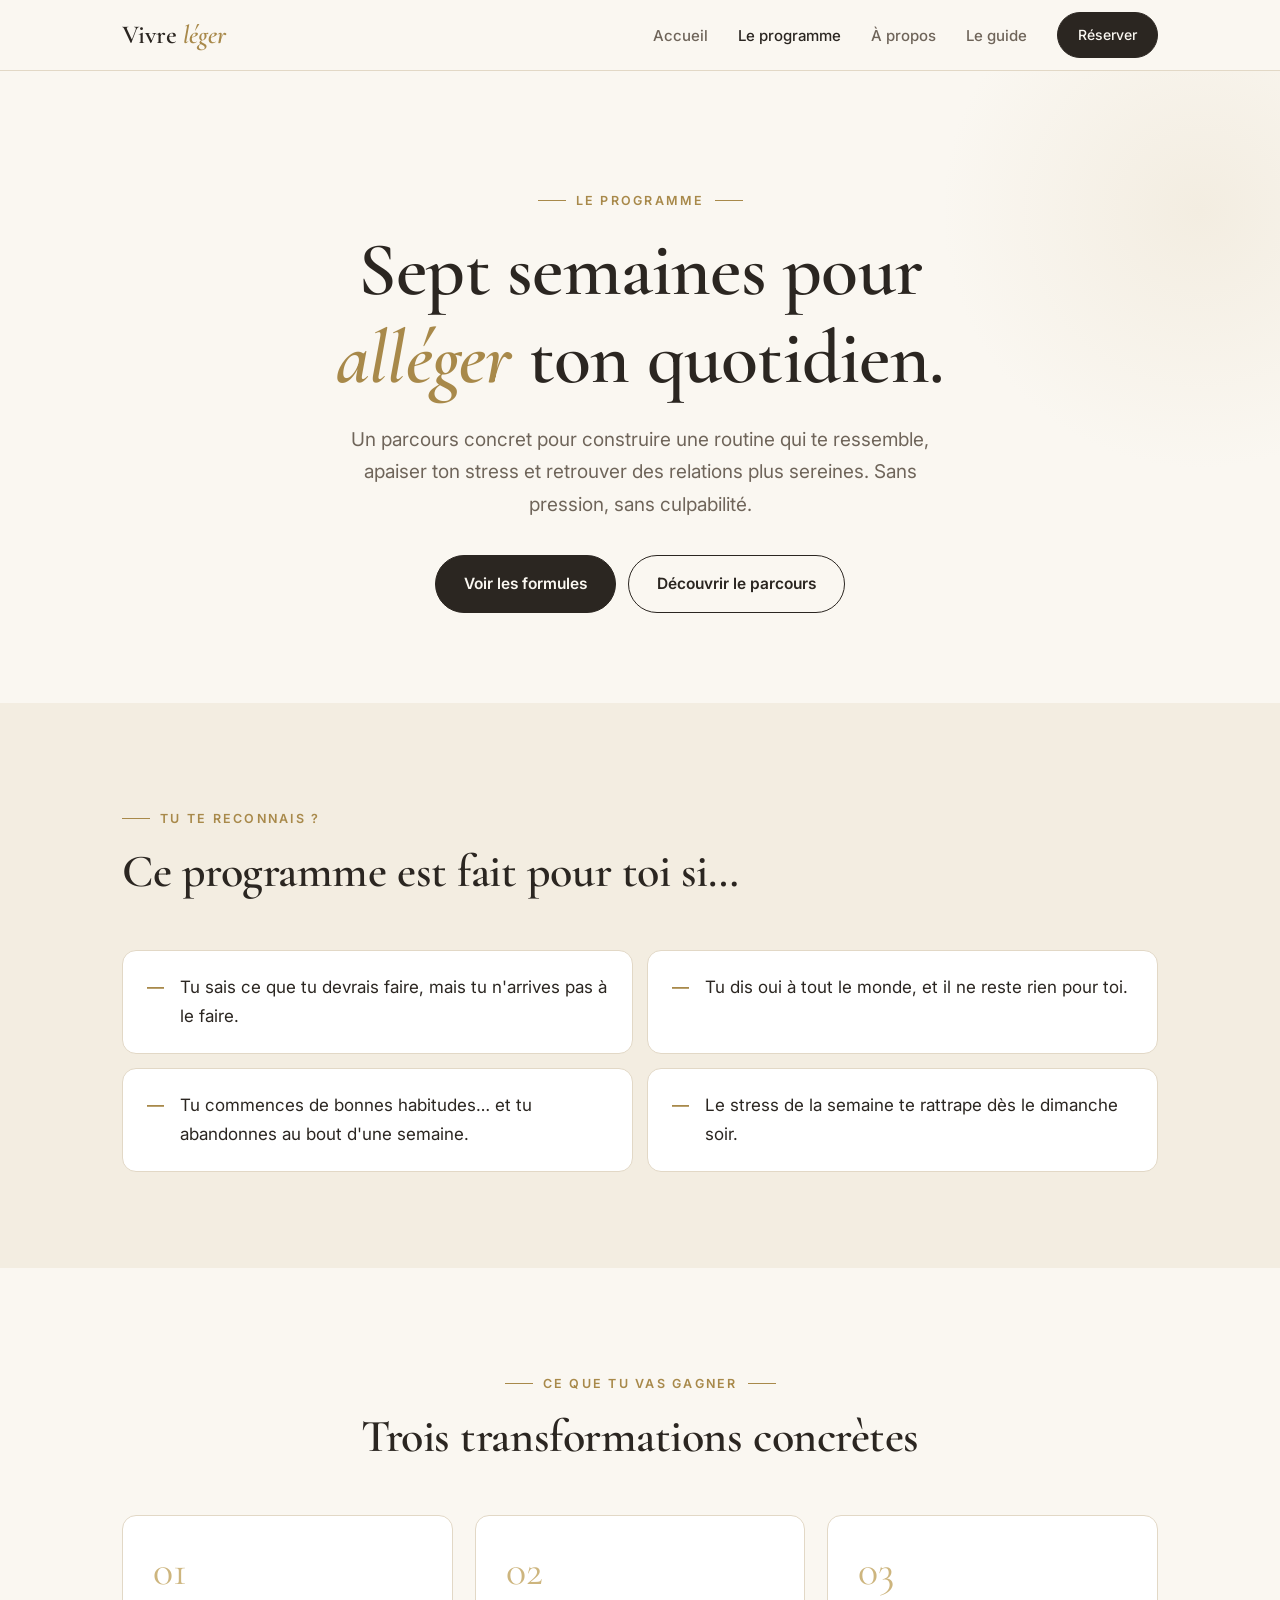
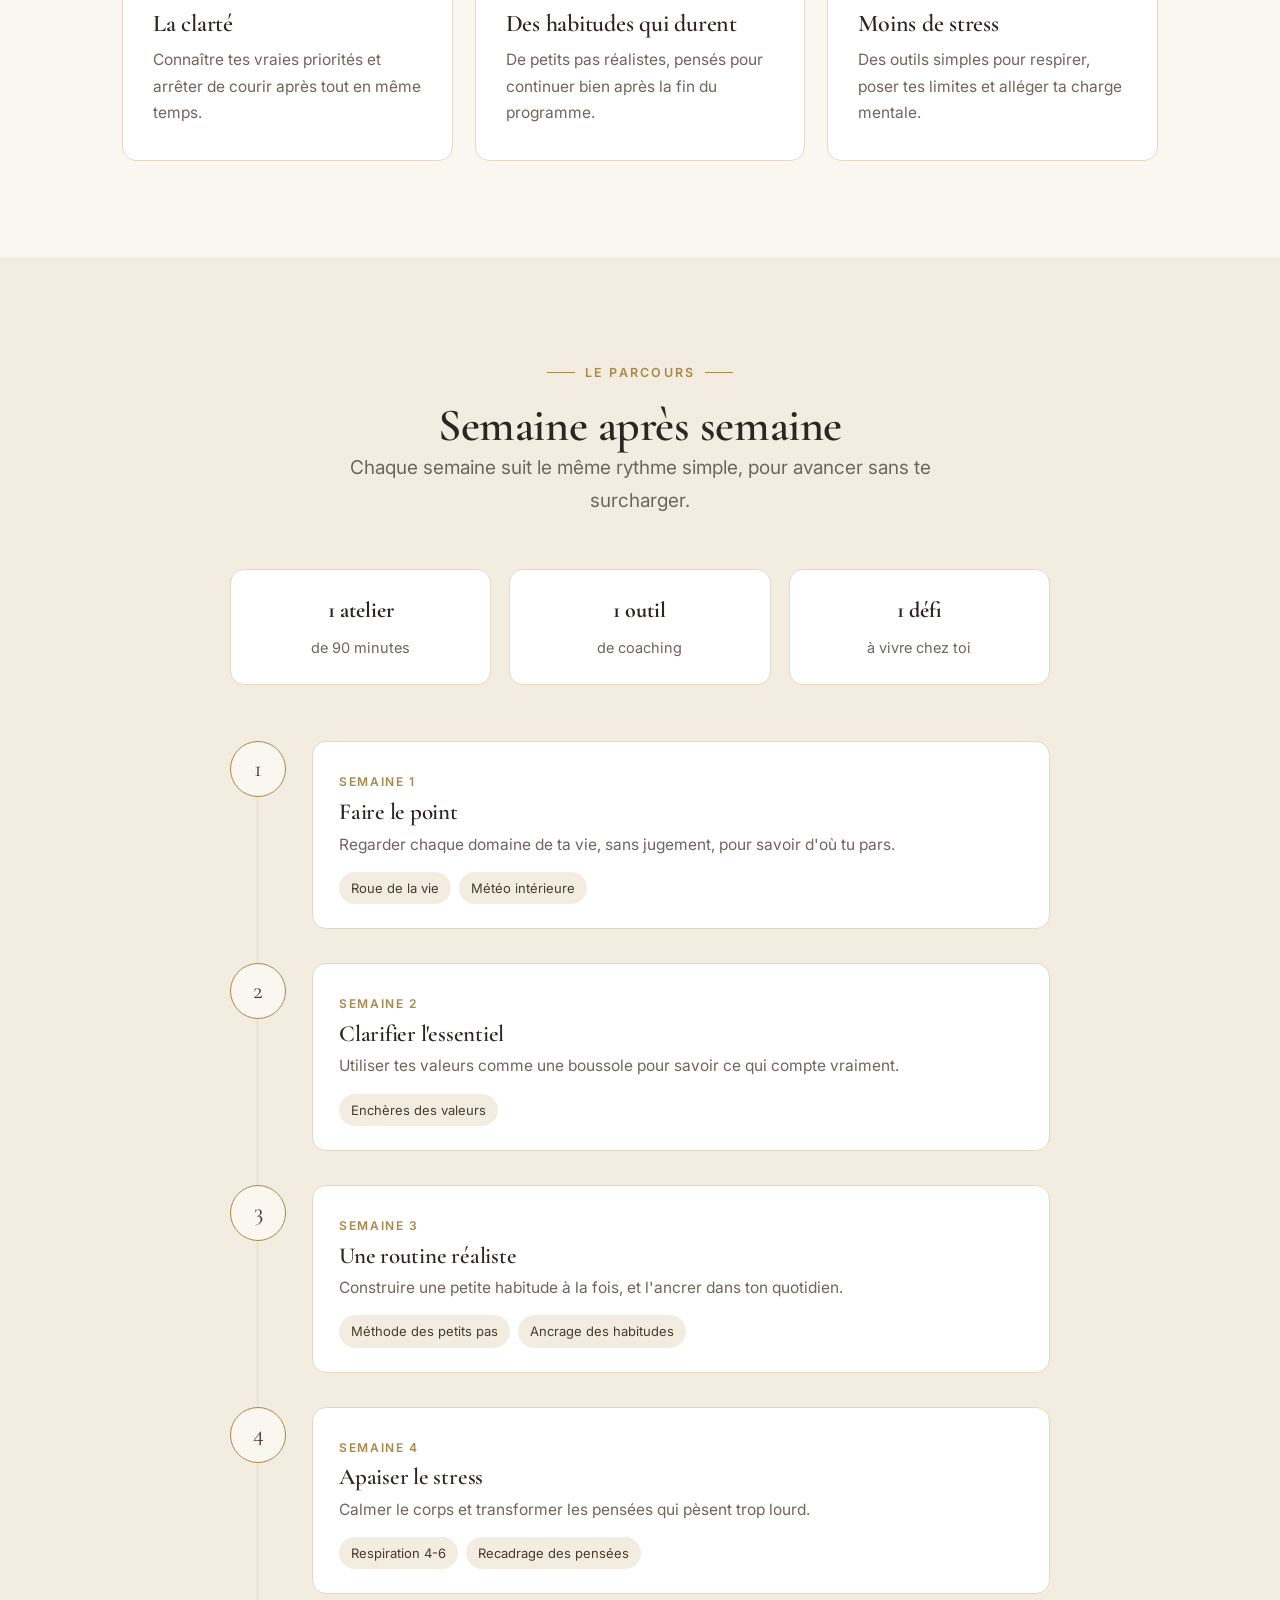
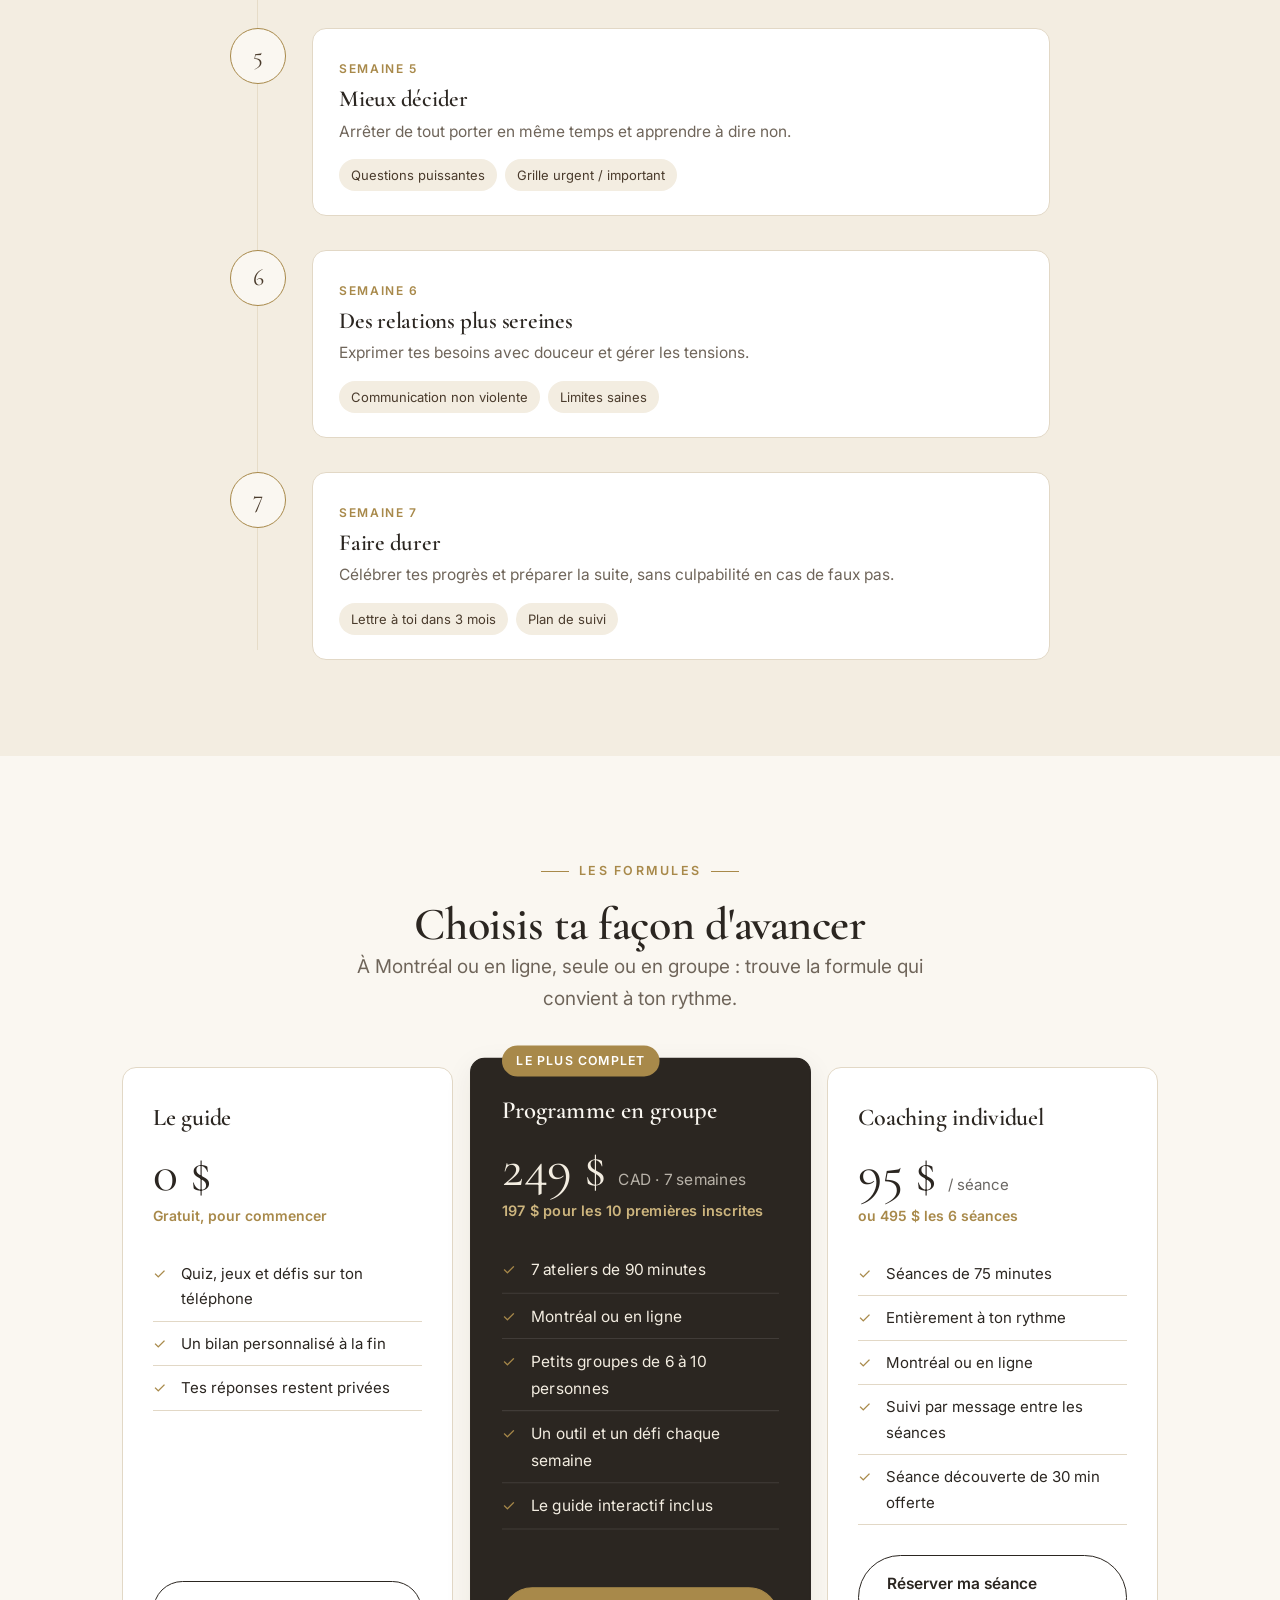
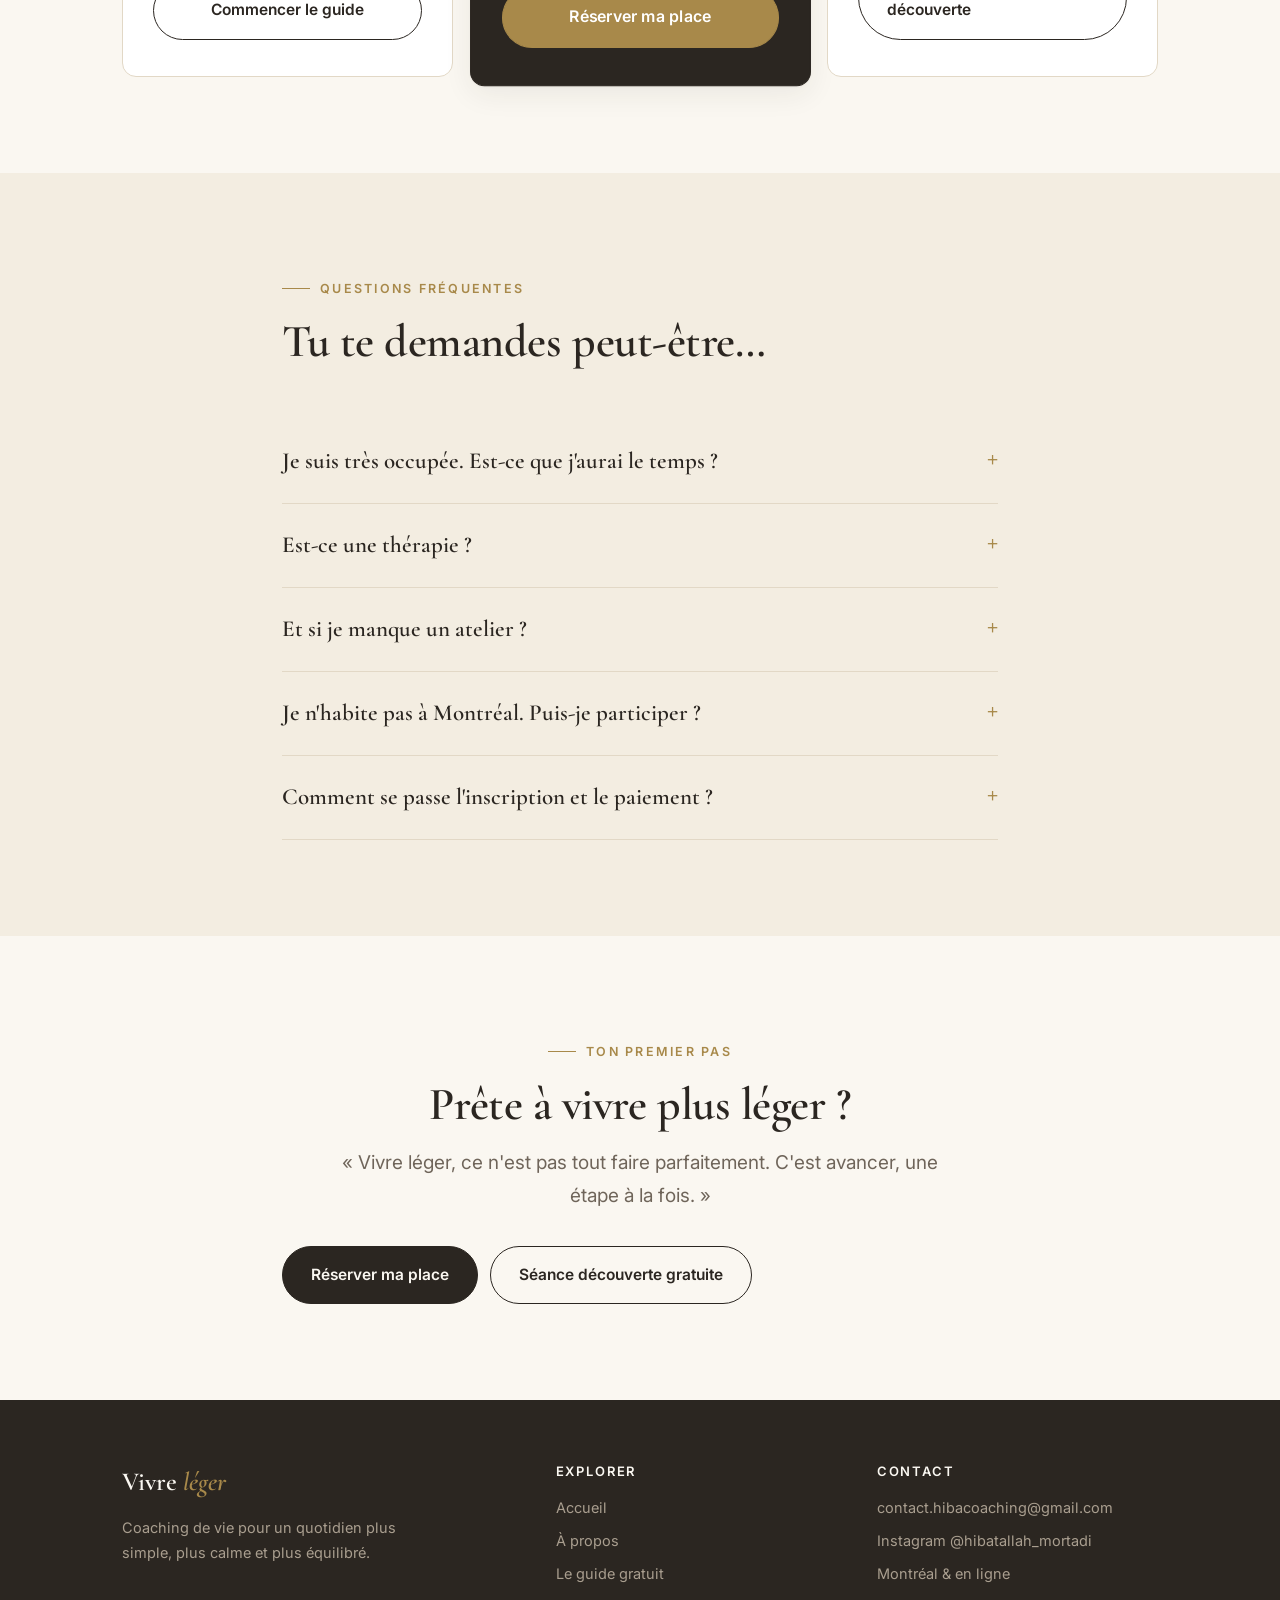
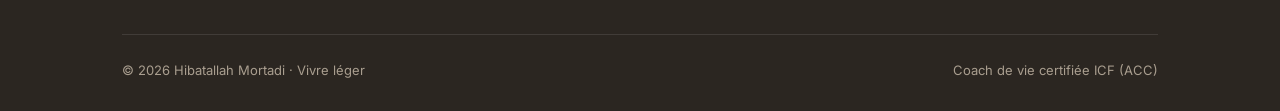
<file: programme.html>
<!DOCTYPE html>
<html lang="fr">
<head>
<meta charset="UTF-8">
<meta name="viewport" content="width=device-width, initial-scale=1.0">
<title>Le programme · Vivre léger</title>
<meta name="description" content="Le programme Vivre léger : 7 semaines d'ateliers, d'outils de coaching et de défis pour une routine sans stress. En groupe ou en individuel, à Montréal et en ligne.">
<link rel="preconnect" href="https://fonts.googleapis.com">
<link href="https://fonts.googleapis.com/css2?family=Cormorant+Garamond:ital,wght@0,500;0,600;1,500;1,600&family=Inter:wght@400;500;600&display=swap" rel="stylesheet">
<link rel="stylesheet" href="style.css">
</head>
<body>

<nav class="nav">
  <div class="conteneur">
    <a class="logo" href="index.html">Vivre <span>léger</span></a>
    <button class="burger" aria-label="Menu">☰</button>
    <ul class="liens">
      <li><a href="index.html">Accueil</a></li>
      <li><a class="actif" href="programme.html">Le programme</a></li>
      <li><a href="a-propos.html">À propos</a></li>
      <li><a href="guide.html">Le guide</a></li>
      <li><a class="btn petit" href="#formules">Réserver</a></li>
    </ul>
  </div>
</nav>

<!-- Héros -->
<header class="heros">
  <div class="conteneur etroit centre revele">
    <span class="sur-titre">Le programme</span>
    <h1>Sept semaines pour <em>alléger</em> ton quotidien.</h1>
    <p class="chapeau" style="margin-bottom:34px">Un parcours concret pour construire une routine qui te ressemble, apaiser ton stress et retrouver des relations plus sereines. Sans pression, sans culpabilité.</p>
    <div class="boutons">
      <a class="btn" href="#formules">Voir les formules</a>
      <a class="btn contour" href="#parcours">Découvrir le parcours</a>
    </div>
  </div>
</header>

<!-- Tu te reconnais -->
<section class="fond-papier">
  <div class="conteneur">
    <div class="entete-section revele">
      <span class="sur-titre">Tu te reconnais ?</span>
      <h2>Ce programme est fait pour toi si…</h2>
    </div>
    <div class="symptomes revele">
      <div class="symptome">Tu sais ce que tu devrais faire, mais tu n'arrives pas à le faire.</div>
      <div class="symptome">Tu dis oui à tout le monde, et il ne reste rien pour toi.</div>
      <div class="symptome">Tu commences de bonnes habitudes… et tu abandonnes au bout d'une semaine.</div>
      <div class="symptome">Le stress de la semaine te rattrape dès le dimanche soir.</div>
    </div>
  </div>
</section>

<!-- Ce que tu vas gagner -->
<section>
  <div class="conteneur">
    <div class="entete-section centre revele">
      <span class="sur-titre">Ce que tu vas gagner</span>
      <h2>Trois transformations concrètes</h2>
    </div>
    <div class="grille-3">
      <div class="carte revele"><div class="num">01</div><h3>La clarté</h3><p>Connaître tes vraies priorités et arrêter de courir après tout en même temps.</p></div>
      <div class="carte revele"><div class="num">02</div><h3>Des habitudes qui durent</h3><p>De petits pas réalistes, pensés pour continuer bien après la fin du programme.</p></div>
      <div class="carte revele"><div class="num">03</div><h3>Moins de stress</h3><p>Des outils simples pour respirer, poser tes limites et alléger ta charge mentale.</p></div>
    </div>
  </div>
</section>

<!-- Parcours -->
<section class="fond-papier" id="parcours">
  <div class="conteneur">
    <div class="entete-section centre revele">
      <span class="sur-titre">Le parcours</span>
      <h2>Semaine après semaine</h2>
      <p class="chapeau">Chaque semaine suit le même rythme simple, pour avancer sans te surcharger.</p>
    </div>

    <div class="rythme revele">
      <div><b>1 atelier</b><span>de 90 minutes</span></div>
      <div><b>1 outil</b><span>de coaching</span></div>
      <div><b>1 défi</b><span>à vivre chez toi</span></div>
    </div>

    <div class="parcours">
      <div class="semaine revele"><div class="pastille">1</div><div class="corps"><small>Semaine 1</small><h3>Faire le point</h3><p>Regarder chaque domaine de ta vie, sans jugement, pour savoir d'où tu pars.</p><div class="outils"><span class="outil">Roue de la vie</span><span class="outil">Météo intérieure</span></div></div></div>
      <div class="semaine revele"><div class="pastille">2</div><div class="corps"><small>Semaine 2</small><h3>Clarifier l'essentiel</h3><p>Utiliser tes valeurs comme une boussole pour savoir ce qui compte vraiment.</p><div class="outils"><span class="outil">Enchères des valeurs</span></div></div></div>
      <div class="semaine revele"><div class="pastille">3</div><div class="corps"><small>Semaine 3</small><h3>Une routine réaliste</h3><p>Construire une petite habitude à la fois, et l'ancrer dans ton quotidien.</p><div class="outils"><span class="outil">Méthode des petits pas</span><span class="outil">Ancrage des habitudes</span></div></div></div>
      <div class="semaine revele"><div class="pastille">4</div><div class="corps"><small>Semaine 4</small><h3>Apaiser le stress</h3><p>Calmer le corps et transformer les pensées qui pèsent trop lourd.</p><div class="outils"><span class="outil">Respiration 4-6</span><span class="outil">Recadrage des pensées</span></div></div></div>
      <div class="semaine revele"><div class="pastille">5</div><div class="corps"><small>Semaine 5</small><h3>Mieux décider</h3><p>Arrêter de tout porter en même temps et apprendre à dire non.</p><div class="outils"><span class="outil">Questions puissantes</span><span class="outil">Grille urgent / important</span></div></div></div>
      <div class="semaine revele"><div class="pastille">6</div><div class="corps"><small>Semaine 6</small><h3>Des relations plus sereines</h3><p>Exprimer tes besoins avec douceur et gérer les tensions.</p><div class="outils"><span class="outil">Communication non violente</span><span class="outil">Limites saines</span></div></div></div>
      <div class="semaine revele"><div class="pastille">7</div><div class="corps"><small>Semaine 7</small><h3>Faire durer</h3><p>Célébrer tes progrès et préparer la suite, sans culpabilité en cas de faux pas.</p><div class="outils"><span class="outil">Lettre à toi dans 3 mois</span><span class="outil">Plan de suivi</span></div></div></div>
    </div>
  </div>
</section>

<!-- Formules -->
<section id="formules">
  <div class="conteneur">
    <div class="entete-section centre revele">
      <span class="sur-titre">Les formules</span>
      <h2>Choisis ta façon d'avancer</h2>
      <p class="chapeau">À Montréal ou en ligne, seule ou en groupe : trouve la formule qui convient à ton rythme.</p>
    </div>
    <div class="tarifs revele">
      <div class="tarif">
        <h3>Le guide</h3>
        <div class="prix">0 $</div>
        <div class="note">Gratuit, pour commencer</div>
        <ul>
          <li>Quiz, jeux et défis sur ton téléphone</li>
          <li>Un bilan personnalisé à la fin</li>
          <li>Tes réponses restent privées</li>
        </ul>
        <a class="btn contour" href="guide.html">Commencer le guide</a>
      </div>
      <div class="tarif vedette">
        <span class="etiquette">Le plus complet</span>
        <h3>Programme en groupe</h3>
        <div class="prix">249 $ <small>CAD · 7 semaines</small></div>
        <div class="note">197 $ pour les 10 premières inscrites</div>
        <ul>
          <li>7 ateliers de 90 minutes</li>
          <li>Montréal ou en ligne</li>
          <li>Petits groupes de 6 à 10 personnes</li>
          <li>Un outil et un défi chaque semaine</li>
          <li>Le guide interactif inclus</li>
        </ul>
        <a class="btn" href="mailto:contact.hibacoaching@gmail.com?subject=R%C3%A9servation%20programme%20Vivre%20l%C3%A9ger">Réserver ma place</a>
      </div>
      <div class="tarif">
        <h3>Coaching individuel</h3>
        <div class="prix">95 $ <small>/ séance</small></div>
        <div class="note">ou 495 $ les 6 séances</div>
        <ul>
          <li>Séances de 75 minutes</li>
          <li>Entièrement à ton rythme</li>
          <li>Montréal ou en ligne</li>
          <li>Suivi par message entre les séances</li>
          <li>Séance découverte de 30 min offerte</li>
        </ul>
        <a class="btn contour" href="mailto:contact.hibacoaching@gmail.com?subject=S%C3%A9ance%20d%C3%A9couverte%20Vivre%20l%C3%A9ger">Réserver ma séance découverte</a>
      </div>
    </div>
  </div>
</section>

<!-- FAQ -->
<section class="fond-papier">
  <div class="conteneur etroit">
    <div class="entete-section revele">
      <span class="sur-titre">Questions fréquentes</span>
      <h2>Tu te demandes peut-être…</h2>
    </div>
    <div class="faq revele">
      <details><summary>Je suis très occupée. Est-ce que j'aurai le temps ?</summary><p>Oui, le programme est pensé pour les horaires chargés : un atelier de 90 minutes par semaine, et des défis de 5 à 10 minutes par jour.</p></details>
      <details><summary>Est-ce une thérapie ?</summary><p>Non. C'est un coaching orienté vers l'action, qui ne remplace pas un suivi médical ou psychologique.</p></details>
      <details><summary>Et si je manque un atelier ?</summary><p>Tu reçois l'outil et le défi de la semaine par message, pour rattraper facilement.</p></details>
      <details><summary>Je n'habite pas à Montréal. Puis-je participer ?</summary><p>Bien sûr. Les ateliers et les séances individuelles se font aussi en ligne.</p></details>
      <details><summary>Comment se passe l'inscription et le paiement ?</summary><p>Écris-moi par courriel pour réserver ta place. Je te réponds avec les dates et les modalités de paiement.</p></details>
    </div>
  </div>
</section>

<!-- Appel final -->
<section class="appel">
  <div class="conteneur etroit revele">
    <span class="sur-titre">Ton premier pas</span>
    <h2>Prête à vivre plus léger ?</h2>
    <p class="chapeau">« Vivre léger, ce n'est pas tout faire parfaitement. C'est avancer, une étape à la fois. »</p>
    <div class="boutons">
      <a class="btn" href="mailto:contact.hibacoaching@gmail.com?subject=R%C3%A9servation%20programme%20Vivre%20l%C3%A9ger">Réserver ma place</a>
      <a class="btn contour" href="mailto:contact.hibacoaching@gmail.com?subject=S%C3%A9ance%20d%C3%A9couverte%20Vivre%20l%C3%A9ger">Séance découverte gratuite</a>
    </div>
  </div>
</section>

<footer>
  <div class="conteneur">
    <div class="pied">
      <div>
        <a class="logo" href="index.html">Vivre <span>léger</span></a>
        <p style="margin-top:12px;max-width:300px">Coaching de vie pour un quotidien plus simple, plus calme et plus équilibré.</p>
      </div>
      <div>
        <h4>Explorer</h4>
        <ul>
          <li><a href="index.html">Accueil</a></li>
          <li><a href="a-propos.html">À propos</a></li>
          <li><a href="guide.html">Le guide gratuit</a></li>
        </ul>
      </div>
      <div>
        <h4>Contact</h4>
        <ul>
          <li><a href="mailto:contact.hibacoaching@gmail.com">contact.hibacoaching@gmail.com</a></li>
          <li><a href="https://instagram.com/hibatallah_mortadi" target="_blank" rel="noopener">Instagram @hibatallah_mortadi</a></li>
          <li>Montréal & en ligne</li>
        </ul>
      </div>
    </div>
    <div class="copyright">
      <span>© 2026 Hibatallah Mortadi · Vivre léger</span>
      <span>Coach de vie certifiée ICF (ACC)</span>
    </div>
  </div>
</footer>

<script src="script.js"></script>
</body>
</html>
</file>
<file: style.css>
/* ===== Vivre léger · Feuille de style commune ===== */
:root{
  --ivoire:#faf7f1;
  --papier:#f3ede1;
  --sable:#e6dcc8;
  --or:#a8894a;
  --or-clair:#cdb57e;
  --encre:#2b2621;
  --brun:#4a3b2c;
  --gris:#6f655a;
  --ligne:#e2d8c6;
  --blanc:#ffffff;
  --sauge:#6e7b5f;
  --rayon:14px;
  --ombre:0 1px 2px rgba(43,38,33,.04),0 8px 28px rgba(43,38,33,.07);
}
*{box-sizing:border-box;margin:0;padding:0}
html{scroll-behavior:smooth}
body{font-family:'Inter',system-ui,sans-serif;background:var(--ivoire);color:var(--encre);font-size:17px;line-height:1.7;-webkit-font-smoothing:antialiased}
img{max-width:100%;display:block}
a{color:inherit}
h1,h2,h3{font-family:'Cormorant Garamond',Georgia,serif;font-weight:600;color:var(--encre);line-height:1.15;letter-spacing:-.01em}
h1{font-size:clamp(44px,8vw,76px)}
h2{font-size:clamp(32px,5.5vw,46px)}
h3{font-size:24px}
em{font-style:italic;color:var(--or)}
.conteneur{max-width:1080px;margin:0 auto;padding:0 22px}
.etroit{max-width:760px}
section{padding:96px 0}
.sur-titre{display:inline-flex;align-items:center;gap:10px;font-size:12.5px;font-weight:600;letter-spacing:.18em;text-transform:uppercase;color:var(--or);margin-bottom:16px}
.sur-titre::before{content:"";width:28px;height:1px;background:var(--or)}
.chapeau{font-size:19px;color:var(--gris);max-width:620px}
.centre{text-align:center}
.centre .chapeau{margin-left:auto;margin-right:auto}
.centre .sur-titre::after{content:"";width:28px;height:1px;background:var(--or)}
.entete-section{margin-bottom:52px}

/* ----- Navigation ----- */
.nav{position:sticky;top:env(safe-area-inset-top,0px);z-index:50;background:rgba(250,247,241,.92);backdrop-filter:blur(10px);border-bottom:1px solid var(--ligne)}
.nav .conteneur{display:flex;align-items:center;justify-content:space-between;height:70px}
.logo{font-family:'Cormorant Garamond',serif;font-size:26px;font-weight:600;text-decoration:none;color:var(--encre)}
.logo span{color:var(--or);font-style:italic}
.liens{display:flex;gap:30px;align-items:center;list-style:none}
.liens a{text-decoration:none;font-size:15px;color:var(--gris);font-weight:500;transition:color .2s}
.liens a:hover,.liens a.actif{color:var(--encre)}
.liens .btn{color:var(--ivoire)}
.burger{display:none;background:none;border:0;font-size:26px;cursor:pointer;color:var(--encre)}

/* ----- Boutons ----- */
.btn{display:inline-flex;align-items:center;gap:8px;background:var(--encre);color:var(--ivoire);text-decoration:none;padding:15px 28px;border-radius:999px;font-weight:600;font-size:15.5px;border:1.5px solid var(--encre);transition:all .25s;cursor:pointer}
.btn:hover{background:var(--brun);border-color:var(--brun);transform:translateY(-1px)}
.btn.contour{background:transparent;color:var(--encre)}
.btn.contour:hover{background:var(--encre);color:var(--ivoire)}
.btn.or{background:var(--or);border-color:var(--or);color:var(--blanc)}
.btn.or:hover{background:var(--brun);border-color:var(--brun)}
.btn.petit{padding:10px 20px;font-size:14px}
.boutons{display:flex;flex-wrap:wrap;gap:12px}
.centre .boutons{justify-content:center}

/* ----- Héros ----- */
.heros{padding:110px 0 90px;position:relative;overflow:hidden}
.heros::after{content:"";position:absolute;right:-180px;top:-120px;width:520px;height:520px;border-radius:50%;background:radial-gradient(circle,var(--papier) 0,transparent 70%);z-index:-1}
.heros-grille{display:grid;grid-template-columns:1.15fr .85fr;gap:60px;align-items:center}
.heros h1{margin-bottom:22px}
.heros .chapeau{margin-bottom:34px}
.cadre-photo{position:relative;aspect-ratio:4/5;border-radius:200px 200px var(--rayon) var(--rayon);background:linear-gradient(160deg,var(--sable),var(--or-clair));overflow:hidden;box-shadow:var(--ombre)}
.cadre-photo .initiale{position:absolute;inset:0;display:grid;place-items:center;font-family:'Cormorant Garamond',serif;font-size:120px;color:rgba(255,255,255,.75)}
.cadre-photo img{position:absolute;inset:0;width:100%;height:100%;object-fit:cover;object-position:center 22%}
.carte-flottante{position:absolute;left:18px;bottom:22px;background:var(--blanc);border-radius:var(--rayon);padding:14px 18px;box-shadow:var(--ombre);font-size:14px;line-height:1.4}
.carte-flottante strong{display:block;font-size:15px}

/* ----- Bande de confiance ----- */
.bande{border-top:1px solid var(--ligne);border-bottom:1px solid var(--ligne);background:var(--papier);padding:26px 0}
.bande ul{display:flex;flex-wrap:wrap;justify-content:space-between;gap:18px;list-style:none}
.bande li{display:flex;align-items:center;gap:10px;font-size:15px;color:var(--brun);font-weight:500}
.bande li b{font-family:'Cormorant Garamond',serif;font-size:22px;color:var(--or)}

/* ----- Cartes ----- */
.grille-3{display:grid;grid-template-columns:repeat(3,1fr);gap:22px}
.grille-2{display:grid;grid-template-columns:repeat(2,1fr);gap:22px}
.carte{background:var(--blanc);border:1px solid var(--ligne);border-radius:var(--rayon);padding:34px 30px;transition:all .3s;display:flex;flex-direction:column}
.carte:hover{transform:translateY(-4px);box-shadow:var(--ombre);border-color:var(--sable)}
.carte .num{font-family:'Cormorant Garamond',serif;font-size:42px;color:var(--or-clair);line-height:1;margin-bottom:18px}
.carte h3{margin-bottom:10px}
.carte p{color:var(--gris);font-size:15.5px;flex:1}
.carte .lien-fleche{margin-top:22px;font-weight:600;font-size:15px;text-decoration:none;color:var(--encre);display:inline-flex;gap:8px}
.carte .lien-fleche:hover{color:var(--or)}

/* ----- Piliers ----- */
.fond-papier{background:var(--papier)}
.fond-encre{background:var(--encre);color:var(--papier)}
.fond-encre h2,.fond-encre h3{color:var(--ivoire)}
.fond-encre .chapeau{color:#c9bfb0}
.piliers{display:grid;grid-template-columns:repeat(5,1fr);gap:1px;background:rgba(255,255,255,.12);border-radius:var(--rayon);overflow:hidden}
.pilier{background:var(--encre);padding:30px 22px}
.pilier .ico{width:44px;height:44px;border:1px solid var(--or);border-radius:50%;display:grid;place-items:center;color:var(--or-clair);font-family:'Cormorant Garamond',serif;font-size:20px;margin-bottom:18px}
.pilier h3{font-size:21px;margin-bottom:8px}
.pilier p{font-size:14.5px;color:#bdb2a2;line-height:1.6}

/* ----- Histoire ----- */
.histoire-grille{display:grid;grid-template-columns:.8fr 1.2fr;gap:64px;align-items:center}
.citation{font-family:'Cormorant Garamond',serif;font-size:clamp(26px,4vw,34px);font-style:italic;color:var(--brun);line-height:1.35;border-left:2px solid var(--or);padding-left:26px;margin:26px 0}

/* ----- Parcours 7 semaines ----- */
.parcours{position:relative;max-width:820px;margin:0 auto}
.parcours::before{content:"";position:absolute;left:27px;top:10px;bottom:10px;width:1px;background:var(--sable)}
.semaine{position:relative;display:grid;grid-template-columns:56px 1fr;gap:26px;padding-bottom:34px}
.semaine:last-child{padding-bottom:0}
.semaine .pastille{width:56px;height:56px;border-radius:50%;background:var(--ivoire);border:1px solid var(--or);display:grid;place-items:center;font-family:'Cormorant Garamond',serif;font-size:24px;color:var(--brun);position:relative;z-index:1}
.semaine .corps{background:var(--blanc);border:1px solid var(--ligne);border-radius:var(--rayon);padding:24px 26px}
.semaine .corps small{font-size:12px;letter-spacing:.14em;text-transform:uppercase;color:var(--or);font-weight:600}
.semaine h3{font-size:23px;margin:4px 0 6px}
.semaine p{color:var(--gris);font-size:15.5px}
.outils{display:flex;flex-wrap:wrap;gap:8px;margin-top:14px}
.outil{font-size:13px;background:var(--papier);color:var(--brun);padding:5px 12px;border-radius:999px}
.rythme{display:grid;grid-template-columns:repeat(3,1fr);gap:18px;max-width:820px;margin:0 auto 56px}
.rythme div{text-align:center;padding:22px;border:1px solid var(--ligne);border-radius:var(--rayon);background:var(--blanc)}
.rythme b{display:block;font-family:'Cormorant Garamond',serif;font-size:22px;margin-bottom:4px}
.rythme span{font-size:14.5px;color:var(--gris)}

/* ----- Tu te reconnais ----- */
.symptomes{display:grid;grid-template-columns:repeat(2,1fr);gap:14px}
.symptome{display:flex;gap:16px;align-items:flex-start;padding:22px 24px;background:var(--blanc);border:1px solid var(--ligne);border-radius:var(--rayon)}
.symptome::before{content:"—";color:var(--or);font-weight:600}

/* ----- Tarifs ----- */
.tarifs{display:grid;grid-template-columns:repeat(3,1fr);gap:22px;align-items:stretch}
.tarif{background:var(--blanc);border:1px solid var(--ligne);border-radius:var(--rayon);padding:36px 30px;display:flex;flex-direction:column;position:relative}
.tarif.vedette{background:var(--encre);color:var(--papier);border-color:var(--encre);transform:scale(1.03);box-shadow:var(--ombre)}
.tarif.vedette h3{color:var(--ivoire)}
.tarif .etiquette{position:absolute;top:-13px;left:30px;background:var(--or);color:var(--blanc);font-size:12px;font-weight:600;letter-spacing:.08em;text-transform:uppercase;padding:5px 14px;border-radius:999px}
.tarif .prix{font-family:'Cormorant Garamond',serif;font-size:52px;line-height:1;margin:16px 0 4px}
.tarif .prix small{font-family:'Inter',sans-serif;font-size:15px;opacity:.7}
.tarif .note{font-size:14px;color:var(--or);font-weight:600;min-height:22px}
.tarif.vedette .note{color:var(--or-clair)}
.tarif ul{list-style:none;margin:24px 0 30px;flex:1}
.tarif li{padding:9px 0 9px 28px;position:relative;font-size:15px;border-bottom:1px solid var(--ligne)}
.tarif.vedette li{border-color:rgba(255,255,255,.1)}
.tarif li::before{content:"✓";position:absolute;left:0;color:var(--or)}
.tarif .btn{justify-content:center}
.tarif.vedette .btn{background:var(--or);border-color:var(--or);color:var(--blanc)}

/* ----- FAQ ----- */
.faq details{border-bottom:1px solid var(--ligne);padding:22px 0}
.faq summary{cursor:pointer;list-style:none;display:flex;justify-content:space-between;gap:20px;font-family:'Cormorant Garamond',serif;font-size:23px;font-weight:600}
.faq summary::-webkit-details-marker{display:none}
.faq summary::after{content:"+";color:var(--or);font-size:28px;line-height:1;transition:transform .3s}
.faq details[open] summary::after{transform:rotate(45deg)}
.faq details p{color:var(--gris);margin-top:12px;max-width:680px}

/* ----- Récit (à propos) ----- */
.recit p{font-size:18.5px;margin-bottom:22px;color:#3d362f}
.recit h2{margin:56px 0 18px;font-size:clamp(28px,4.5vw,36px)}
.recit .lettrine::first-letter{font-family:'Cormorant Garamond',serif;float:left;font-size:78px;line-height:.85;padding:6px 12px 0 0;color:var(--or)}
.fiche{display:grid;grid-template-columns:repeat(4,1fr);gap:1px;background:var(--ligne);border:1px solid var(--ligne);border-radius:var(--rayon);overflow:hidden;margin:44px 0}
.fiche div{background:var(--blanc);padding:20px;text-align:center}
.fiche small{display:block;font-size:12px;letter-spacing:.12em;text-transform:uppercase;color:var(--or);font-weight:600;margin-bottom:4px}
.fiche strong{font-family:'Cormorant Garamond',serif;font-size:20px}

/* ----- Appel final ----- */
.appel{text-align:center}
.appel h2{margin-bottom:16px}
.appel .chapeau{margin:0 auto 34px}

/* ----- Pied de page ----- */
footer{background:var(--encre);color:#a99e8f;padding:60px 0 30px;font-size:14.5px}
.pied{display:grid;grid-template-columns:1.4fr 1fr 1fr;gap:40px;margin-bottom:40px}
footer .logo{color:var(--ivoire)}
footer h4{color:var(--ivoire);font-size:13px;letter-spacing:.14em;text-transform:uppercase;margin-bottom:14px;font-weight:600}
footer ul{list-style:none}
footer li{margin-bottom:8px}
footer a{text-decoration:none;transition:color .2s}
footer a:hover{color:var(--or-clair)}
.copyright{border-top:1px solid rgba(255,255,255,.1);padding-top:24px;display:flex;justify-content:space-between;flex-wrap:wrap;gap:10px;font-size:13px}

/* ----- Animation ----- */
.revele{opacity:1}
.revele.vu{opacity:1;transform:none}

/* ----- Mobile ----- */
@media (max-width:900px){
  .piliers{grid-template-columns:1fr 1fr}
  .tarifs{grid-template-columns:1fr;max-width:460px;margin:0 auto}
  .tarif.vedette{transform:none}
}
@media (max-width:780px){
  section{padding:70px 0}
  .heros{padding:56px 0 64px}
  .heros-grille,.histoire-grille,.grille-3,.grille-2,.symptomes,.rythme{grid-template-columns:1fr}
  .heros-grille{gap:44px}
  .cadre-photo{max-width:340px;margin:0 auto}
  .carte-flottante{left:0}
  .burger{display:block}
  .liens{display:none;position:absolute;top:70px;left:0;right:0;flex-direction:column;background:var(--ivoire);padding:24px;gap:18px;border-bottom:1px solid var(--ligne)}
  .liens.ouvert{display:flex}
  .bande ul{justify-content:flex-start;flex-direction:column;gap:10px}
  .fiche{grid-template-columns:1fr 1fr}
  .pied{grid-template-columns:1fr}
  .piliers{grid-template-columns:1fr}
  .semaine{grid-template-columns:44px 1fr;gap:16px}
  .semaine .pastille{width:44px;height:44px;font-size:20px}
  .parcours::before{left:21px}
}
</file>
